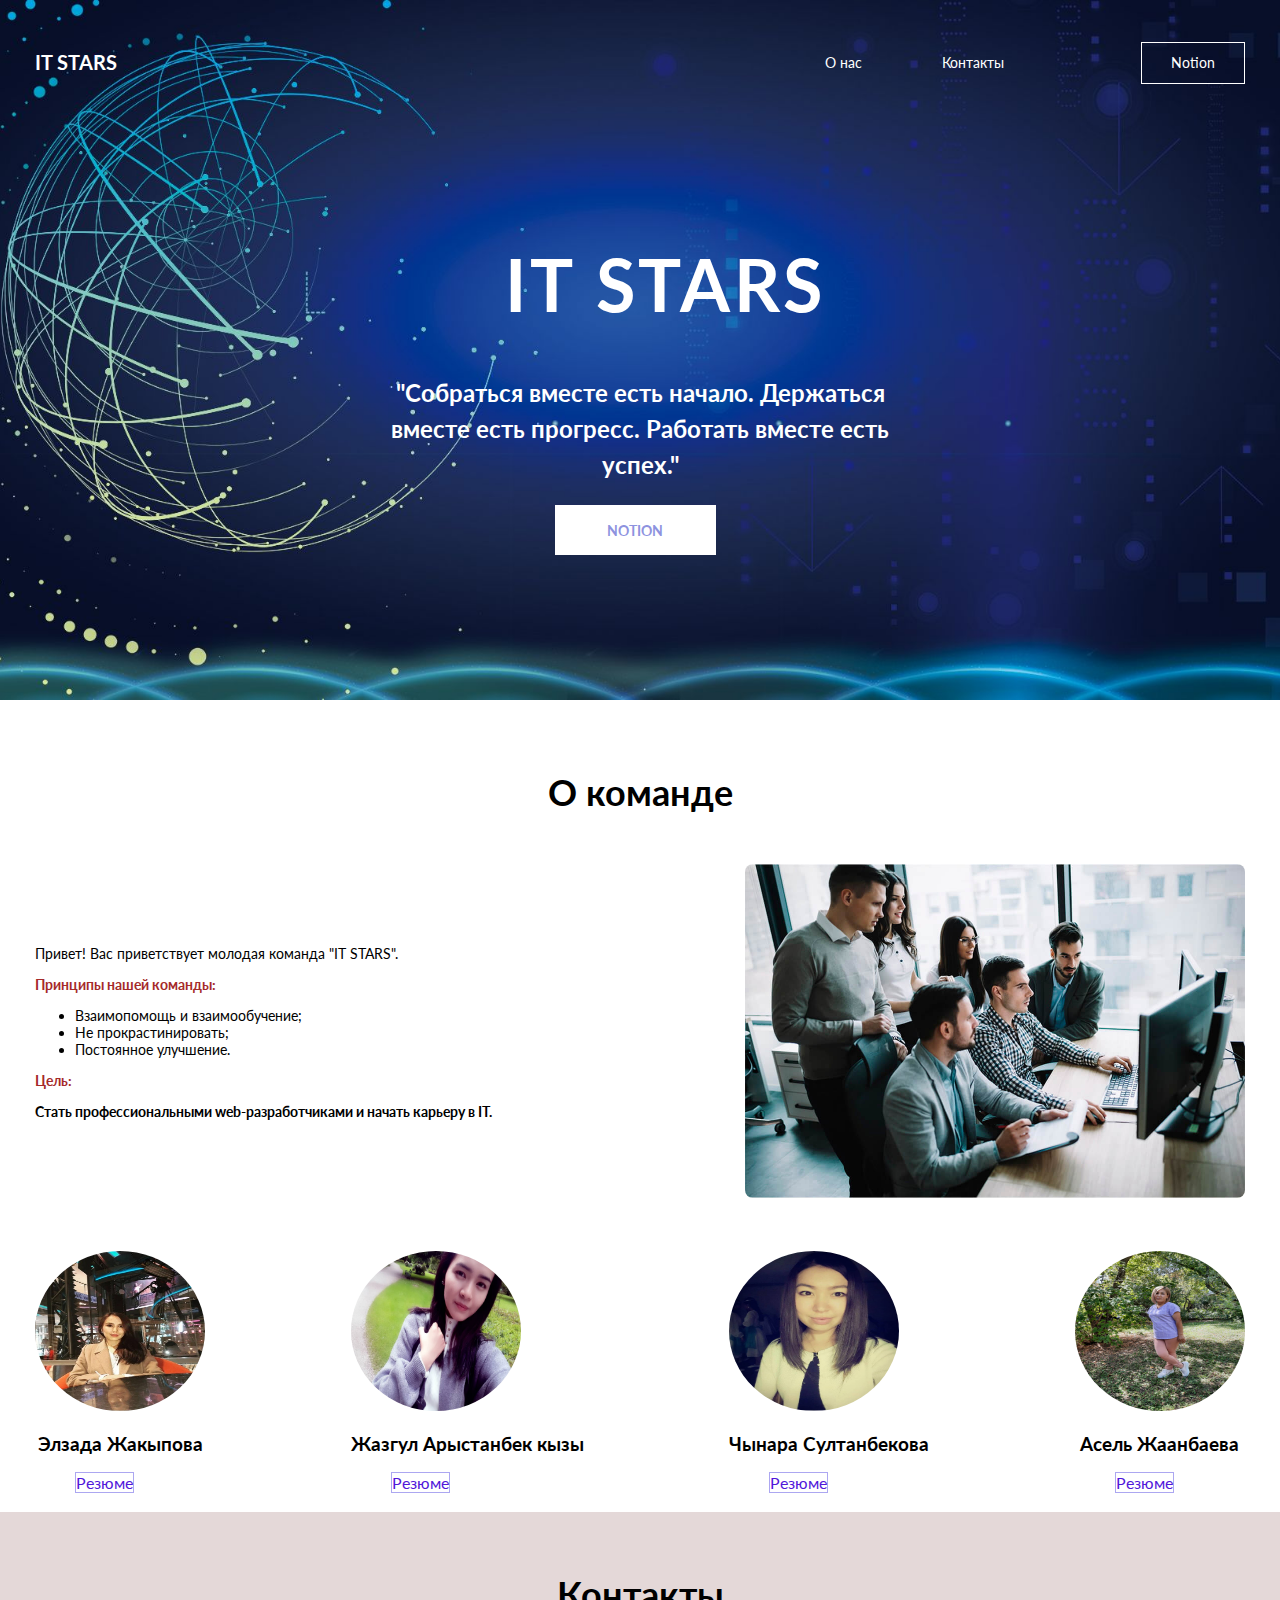
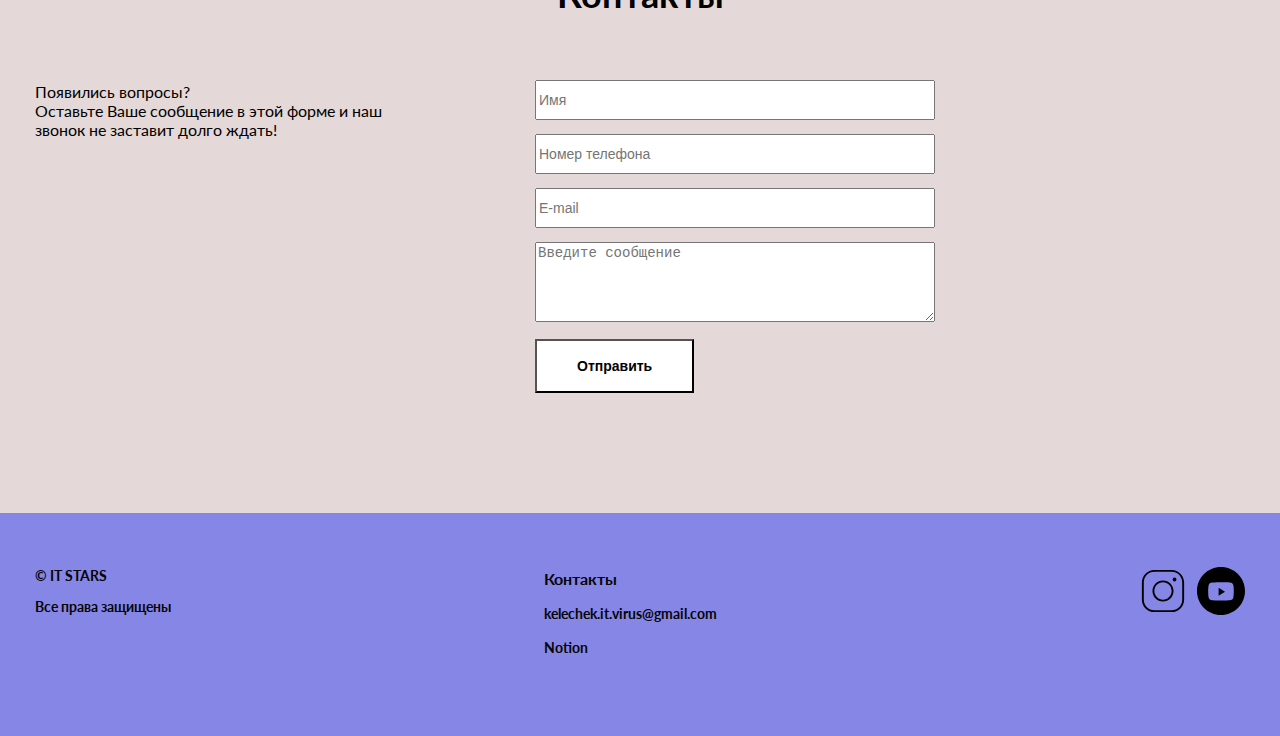
<file: index.html>
<!DOCTYPE html>
<html lang="ru">
<head>
    <meta charset="UTF-8">
    <meta http-equiv="X-UA-Compatible" content="IE=edge">
    <meta name="viewport" content="width=device-width, initial-scale=1.0">
    <link rel="preconnect" href="https://fonts.googleapis.com">
    <link rel="preconnect" href="https://fonts.gstatic.com" crossorigin>
    <link href="https://fonts.googleapis.com/css2?family=Lato:ital,wght@0,400;0,700;1,400;1,700&display=swap"
    rel="stylesheet">
    <title>IT STARS portfolio</title>
    <link rel="stylesheet" href="style.css">
</head>
<body>
    <div class="top-screen">
        <div class="container">
            <header class="header">
                <div class="logo">
                    <a href="#" class="logo-link">
                        IT STARS
                    </a>
                </div>
                <nav class="nav">
                    <ul class="menu">
                        <li class="menu-item"><a href="about.html" class="menu-link">О нас</a></li>
                        <li class="menu-item"><a href="contacts.html" class="menu-link">Контакты</a></li>
                    </ul>
                </nav>
                <div class="user-block">
                    <a href="https://midnight-fang-8c5.notion.site/IT-STARS-9d57e483cff646c5a8b45d1f1ea1b56d" class="btn user-block-link" target="blank">Notion</a>
                </div>
            </header>
            <div class="screen">
                <h1 class="screen-title">IT STARS</h1>
                <p class="screen-descr">
                    "Собраться вместе есть начало. 
                    Держаться вместе есть прогресс. 
                    Работать вместе есть успех."
                </p>
                <a class="btn screen-btn" href="https://midnight-fang-8c5.notion.site/IT-STARS-9d57e483cff646c5a8b45d1f1ea1b56d" target="">NOTION</a>
              </div>
        </div>
    </div>
    <main>
        <section class="about">
            <div class="container">
                <h2 class="about-title">
                    О команде
                </h2>
                <div class="about-screen">
                    <div class="about-text">
                        <p class="about-descr">
                            Привет!
                            Вас приветствует молодая команда "IT STARS".
                        </p>
                        <p class="about-us">
                           <b>Принципы нашей команды:</b> 
                        </p>
                        <ul>
                            <li>Взаимопомощь и взаимообучение;</li>
                            <li>Не прокрастинировать;</li>
                            <li>Постоянное улучшение.</li>
                        </ul>
                        <p class="about-us"><b>Цель:</b></p>
                        <p><strong>Стать профессиональными web-разработчиками и начать карьеру в IT.</strong></p>
                    </div>
                    <div class="about-photo">
                        <img src="img/team.jpg" alt="team photo" class="img-team">
                    </div>
                </div>
            </div>
        </section>
        <section class="unsere-photos">
            <div class="container">
                <div class="members">
                    <div class="Elzada-info">
                        <img src="img/Элзада эже.jpg" alt="Elzadas-photo" class="members-photo">
                        <h3 class="members-title">Элзада Жакыпова</h3>
                        <a href="Elzada/index.html" class="members-cv">Резюме</a>
                    </div>
                    <div class="member-info">
                        <img src="img/IMG-20200502-WA0016.jpg" alt="Zhazgul-photo" class="members-photo">
                        <h3 class="members-title">Жазгул Арыстанбек кызы</h3>
                        <a href="Zhazgul/index.html" class="members-cv">Резюме</a>
                    </div>
                    <div class="Сhynara-info">
                        <img src="img/IMG-20210720-WA0021.jpg" alt="chynaras-photo" class="members-photo">
                        <h3 class="members-title">Чынара Султанбекова</h3>
                        <a href="Chynara/index.html" class="members-cv">Резюме</a>
                    </div>
                    <div class="asels-info">
                        <img src="img/Асел эже.jpg" alt="Asels-photo" class="members-photo">
                        <h3 class="members-title">Асель Жаанбаева</h3>
                        <a href="Asel/index.html" class="members-cv">Резюме</a>
                    </div>
                </div>
            </div>
        </section>
        <section class="contact">
            <div class="container">
                <h2 class="about-title">Контакты</h2>
                <div class="contact-block">
                    <div class="about-contact">
                        <p class="contact-text">
                            Появились вопросы?<br>
                            Оставьте Ваше сообщение в этой форме и наш звонок не заставит долго ждать!
                        </p>
                    </div>
                    <div class="contact-form">
                        <form action="mailto:kelechek.it.virus@gmail.com">
                            <p class="name-width">
                                <input type="text" name="first-name" placeholder="Имя" class="width">
                            </p>
                            <p>
                                <input type="tel" name="phone"  placeholder="Номер телефона" class="width">
                            </p>
                            <p>
                                <input type="email" name="useremail" id="useremail" placeholder="E-mail" class="width">
                            </p>
                            <p>
                                <textarea name="message" id="question" placeholder="Введите сообщение" class="width"></textarea>
                            </p>
                            <button type="submit" class="btn-contact">Отправить</button>
                        </form>
                    </div>
                </div>
            </div>
        </section>
        <footer>
            <div class="container">
                <div class="footer-inner">
                    <div class="footer-copy">
                        <p>&copy; IT STARS</p>
                        <p>Все права защищены</p>
                    </div>
                    <div class="footer-contacts">
                        <h3 class="footer-contacts-title">Контакты</h3>
                            <a href="mailto:kelechek.it.virus@gmail.com" class="footer-mail">kelechek.it.virus@gmail.com</a><br><br>
                            <a href="https://midnight-fang-8c5.notion.site/IT-STARS-9d57e483cff646c5a8b45d1f1ea1b56d" class="footer-mail">Notion</a>
                    </div>
                    <div class="social">
                        <ul class="social-inner">
                            <li class="social-item">
                                <a href="https://instagram.com/itstars2021?utm_medium=copy_link" target="blank"><svg fill="#000000" xmlns="http://www.w3.org/2000/svg"  viewBox="0 0 50 50" width="48px" height="48px"><path d="M 16 3 C 8.8324839 3 3 8.8324839 3 16 L 3 34 C 3 41.167516 8.8324839 47 16 47 L 34 47 C 41.167516 47 47 41.167516 47 34 L 47 16 C 47 8.8324839 41.167516 3 34 3 L 16 3 z M 16 5 L 34 5 C 40.086484 5 45 9.9135161 45 16 L 45 34 C 45 40.086484 40.086484 45 34 45 L 16 45 C 9.9135161 45 5 40.086484 5 34 L 5 16 C 5 9.9135161 9.9135161 5 16 5 z M 37 11 A 2 2 0 0 0 35 13 A 2 2 0 0 0 37 15 A 2 2 0 0 0 39 13 A 2 2 0 0 0 37 11 z M 25 14 C 18.936712 14 14 18.936712 14 25 C 14 31.063288 18.936712 36 25 36 C 31.063288 36 36 31.063288 36 25 C 36 18.936712 31.063288 14 25 14 z M 25 16 C 29.982407 16 34 20.017593 34 25 C 34 29.982407 29.982407 34 25 34 C 20.017593 34 16 29.982407 16 25 C 16 20.017593 20.017593 16 25 16 z"/></svg></a>
                              </li>
                              <li class="social-item">
                                  <a href="https://youtu.be/IS9N4-lWBEM" target="blank"><svg width="48" height="48" viewBox="0 0 48 48" fill="none" xmlns="http://www.w3.org/2000/svg">
                                    <path fill-rule="evenodd" clip-rule="evenodd" d="M0 24C0 10.7452 10.7452 0 24 0C37.2548 0 48 10.7452 48 24C48 37.2548 37.2548 48 24 48C10.7452 48 0 37.2548 0 24ZM36.265 18.0732C35.9706 16.9422 35.1031 16.0516 34.0016 15.7493C32.0054 15.2 24 15.2 24 15.2C24 15.2 15.9946 15.2 13.9983 15.7493C12.8967 16.0516 12.0292 16.9422 11.7348 18.0732C11.2 20.123 11.2 24.4 11.2 24.4C11.2 24.4 11.2 28.6768 11.7348 30.7268C12.0292 31.8578 12.8967 32.7484 13.9983 33.0508C15.9946 33.6 24 33.6 24 33.6C24 33.6 32.0054 33.6 34.0016 33.0508C35.1031 32.7484 35.9706 31.8578 36.265 30.7268C36.8 28.6768 36.8 24.4 36.8 24.4C36.8 24.4 36.8 20.123 36.265 18.0732Z" fill="black"/>
                                    <path fill-rule="evenodd" clip-rule="evenodd" d="M21.6 28.8V20.8L28 24.8001L21.6 28.8Z" fill="black"/>
                                    </svg></a>
                              </li>
                        </ul>
                    </div>
                </div>
            </div>
        </footer>
    </main>
    <footer>
        
    </footer>
</body>
</html>
</file>
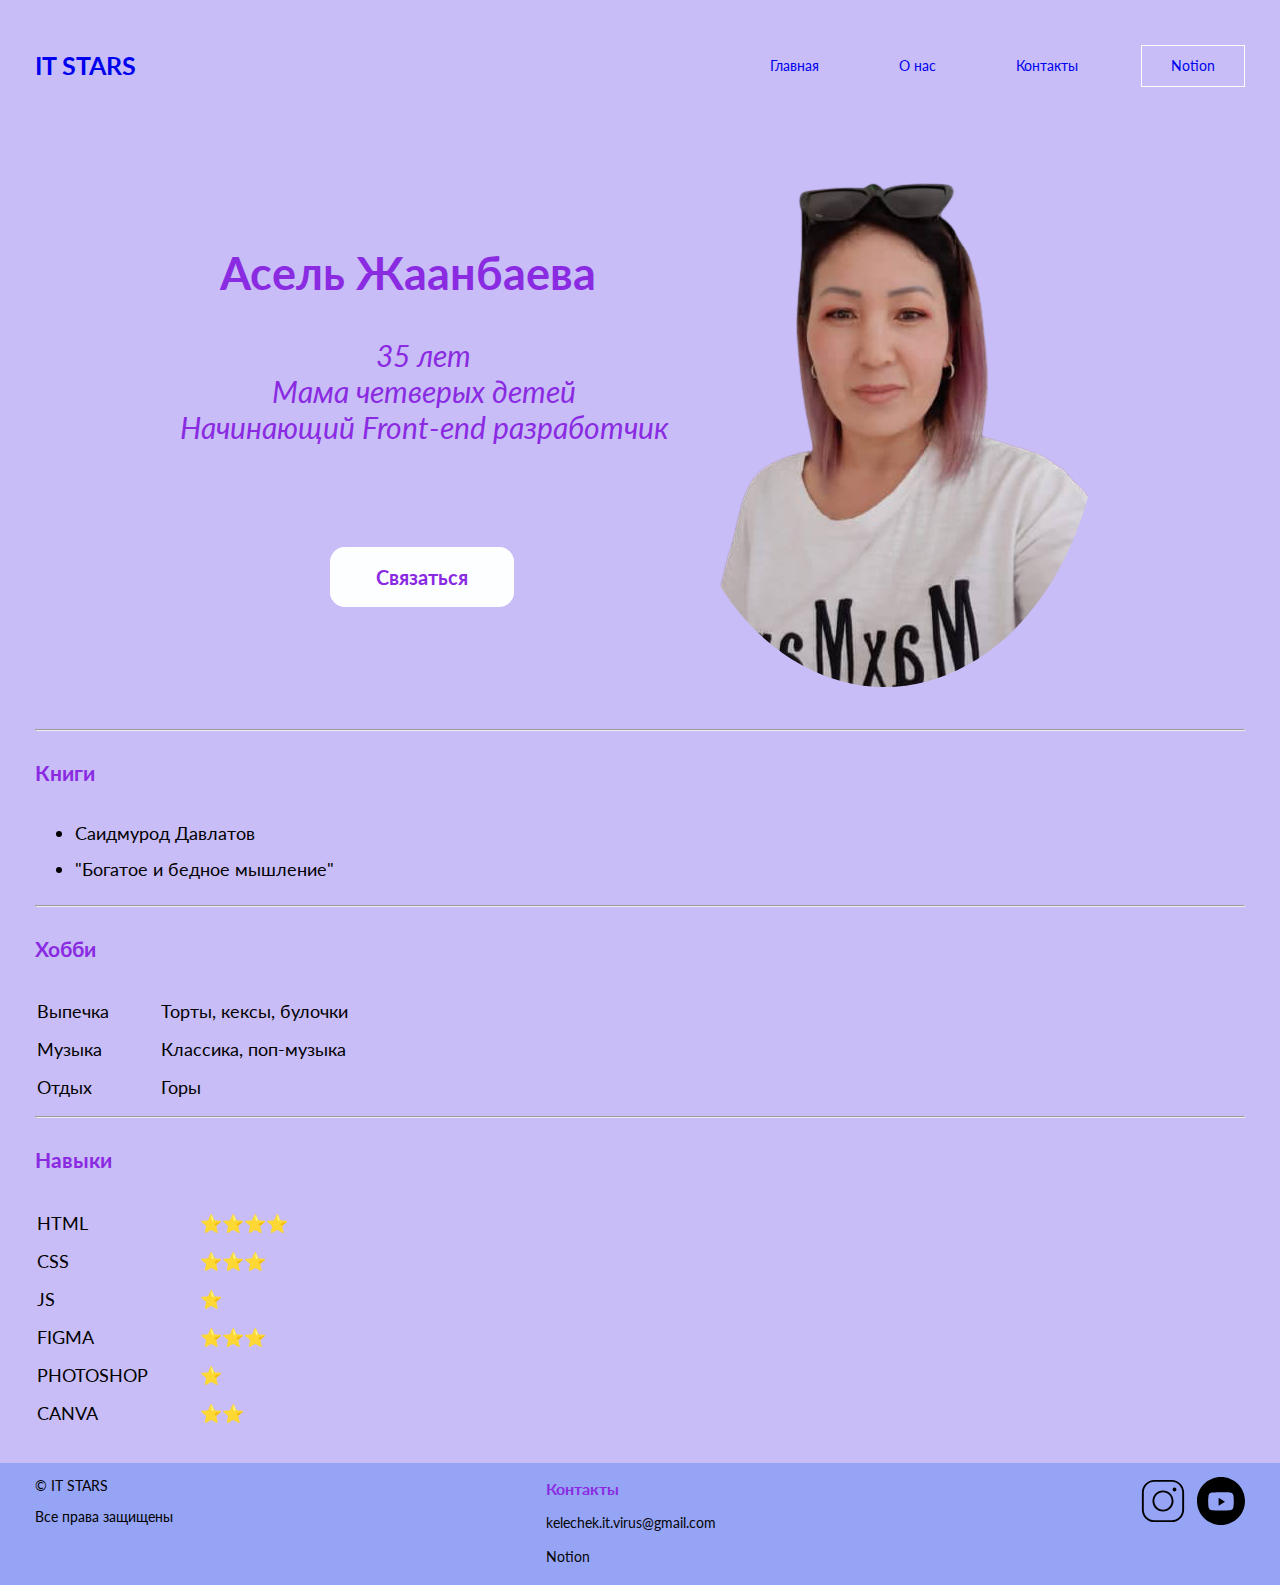
<file: Asel/index.html>
<!DOCTYPE html>
<html lang="ru">
<head>
    <meta charset="UTF-8">
    <meta http-equiv="X-UA-Compatible" content="IE=edge">
    <meta name="viewport" content="width=device-width, initial-scale=1.0">
    <link rel="preconnect" href="https://fonts.googleapis.com">
    <link rel="preconnect" href="https://fonts.gstatic.com" crossorigin>
    <link href="https://fonts.googleapis.com/css2?family=Lato:ital,wght@0,400;0,700;1,400;1,700&display=swap"
    rel="stylesheet">
    <link rel="stylesheet" href="zhazstyle.css">
    <title>О нас</title>
</head>
<body>
    <div class="about-screen">
        <div class="container">
            <header class="header">
                <div class="logo">
                    <a href="#" class="logo-link">
                        IT STARS
                    </a>
                </div>
                <nav class="nav">
                    <ul class="menu">
                        <li class="menu-item"><a href="../index.html" class="menu-link">Главная</a></li>
                        <li class="menu-item"><a href="../about.html" class="menu-link">О нас</a></li>
                        <li class="menu-item"><a href="../contacts.html" class="menu-link">Контакты</a></li>
                    </ul>
                </nav>
                <div class="user-block">
                    <a href="https://midnight-fang-8c5.notion.site/IT-STARS-9d57e483cff646c5a8b45d1f1ea1b56d" class="btn user-block-link" target="blank">Notion</a>
                </div>
            </header>
            <div class="my-screen">
                <div class="title">
                    <h2 class="title-zhaz">
                        Асель Жаанбаева
                    </h2>
                    <p class="text-title"><em>
                        35 лет
                    <br>
                    
                        Мама четверых детей
                        <br>
                            Начинающий Front-end разработчик
                        

                    </em></p>

                    <a href="mailto:asel.zhaanbaeva.kk@gmail.com" class="link">Связаться</a>
                </div>
                <div class="photo">
                    <img src="img/asel.png" class="photo" alt="">
                </div>
            </div>
            
        </div>
    </div>
    <div class="info">
   <div class="container">
       <hr>
    <h3>Книги</h3>
    <ul>
        <li>Саидмурод Давлатов</li>
        <li>"Богатое и бедное мышление"</li>
    </ul>
    <hr>
 
    <h3>Хобби</h3>
    <table>
     <thead>
        
     </thead>
     <tbody>
        <tr>
            <td>Выпечка</td>
            <td>Торты, кексы, булочки</td>
        </tr>
        <tr>
            <td>Музыка</td>
            <td>Классика, поп-музыка</td>
        </tr>
        <tr>
            <td>Отдых</td>
            <td>Горы</td>
        </tr>
     </tbody>
    </table>
    <hr>
 
    <h3>Навыки</h3>
    <table>
        <tr>
            <td>HTML</td>
            <td>⭐⭐⭐⭐</td>
        </tr>
        <tr>
            <td>CSS</td>
            <td>⭐⭐⭐</td>
         </tr>
         <td>JS</td>
            <td>⭐</td>
        </tr>
         <tr>
            <td>FIGMA</td>
            <td>⭐⭐⭐</td>
         </tr>
         <tr>
            <td>PHOTOSHOP</td>
            <td>⭐</td>
         </tr>
            <td>CANVA</td>
            <td>⭐⭐</td>
        </tr>
    </table>
     </div>
    </div>

    <footer>
        <div class="container">
            <div class="footer-inner">
                <div class="footer-copy">
                    <p>&copy; IT STARS</p>
                    <p>Все права защищены</p>
                </div>
                <div class="footer-contacts">
                    <h3 class="footer-contacts-title">Контакты</h3>
                        <a href="mailto:kelechek.it.virus@gmail.com" class="footer-mail">kelechek.it.virus@gmail.com</a><br><br>
                        <a href="https://midnight-fang-8c5.notion.site/IT-STARS-9d57e483cff646c5a8b45d1f1ea1b56d" class="footer-mail">Notion</a>
                </div>
                <div class="social">
                    <ul class="social-inner">
                        <li class="social-item">
                            <a href="https://instagram.com/itstars2021?utm_medium=copy_link" target="blank"><svg fill="#000000" xmlns="http://www.w3.org/2000/svg"  viewBox="0 0 50 50" width="48px" height="48px"><path d="M 16 3 C 8.8324839 3 3 8.8324839 3 16 L 3 34 C 3 41.167516 8.8324839 47 16 47 L 34 47 C 41.167516 47 47 41.167516 47 34 L 47 16 C 47 8.8324839 41.167516 3 34 3 L 16 3 z M 16 5 L 34 5 C 40.086484 5 45 9.9135161 45 16 L 45 34 C 45 40.086484 40.086484 45 34 45 L 16 45 C 9.9135161 45 5 40.086484 5 34 L 5 16 C 5 9.9135161 9.9135161 5 16 5 z M 37 11 A 2 2 0 0 0 35 13 A 2 2 0 0 0 37 15 A 2 2 0 0 0 39 13 A 2 2 0 0 0 37 11 z M 25 14 C 18.936712 14 14 18.936712 14 25 C 14 31.063288 18.936712 36 25 36 C 31.063288 36 36 31.063288 36 25 C 36 18.936712 31.063288 14 25 14 z M 25 16 C 29.982407 16 34 20.017593 34 25 C 34 29.982407 29.982407 34 25 34 C 20.017593 34 16 29.982407 16 25 C 16 20.017593 20.017593 16 25 16 z"/></svg></a>
                          </li>
                          <li class="social-item">
                              <a href="https://youtu.be/IS9N4-lWBEM" target="blank"><svg width="48" height="48" viewBox="0 0 48 48" fill="none" xmlns="http://www.w3.org/2000/svg">
                                <path fill-rule="evenodd" clip-rule="evenodd" d="M0 24C0 10.7452 10.7452 0 24 0C37.2548 0 48 10.7452 48 24C48 37.2548 37.2548 48 24 48C10.7452 48 0 37.2548 0 24ZM36.265 18.0732C35.9706 16.9422 35.1031 16.0516 34.0016 15.7493C32.0054 15.2 24 15.2 24 15.2C24 15.2 15.9946 15.2 13.9983 15.7493C12.8967 16.0516 12.0292 16.9422 11.7348 18.0732C11.2 20.123 11.2 24.4 11.2 24.4C11.2 24.4 11.2 28.6768 11.7348 30.7268C12.0292 31.8578 12.8967 32.7484 13.9983 33.0508C15.9946 33.6 24 33.6 24 33.6C24 33.6 32.0054 33.6 34.0016 33.0508C35.1031 32.7484 35.9706 31.8578 36.265 30.7268C36.8 28.6768 36.8 24.4 36.8 24.4C36.8 24.4 36.8 20.123 36.265 18.0732Z" fill="black"/>
                                <path fill-rule="evenodd" clip-rule="evenodd" d="M21.6 28.8V20.8L28 24.8001L21.6 28.8Z" fill="black"/>
                                </svg></a>
                          </li>
                    </ul>
                </div>
            </div>
        </div>
    </footer>
</body>
</html>
</file>
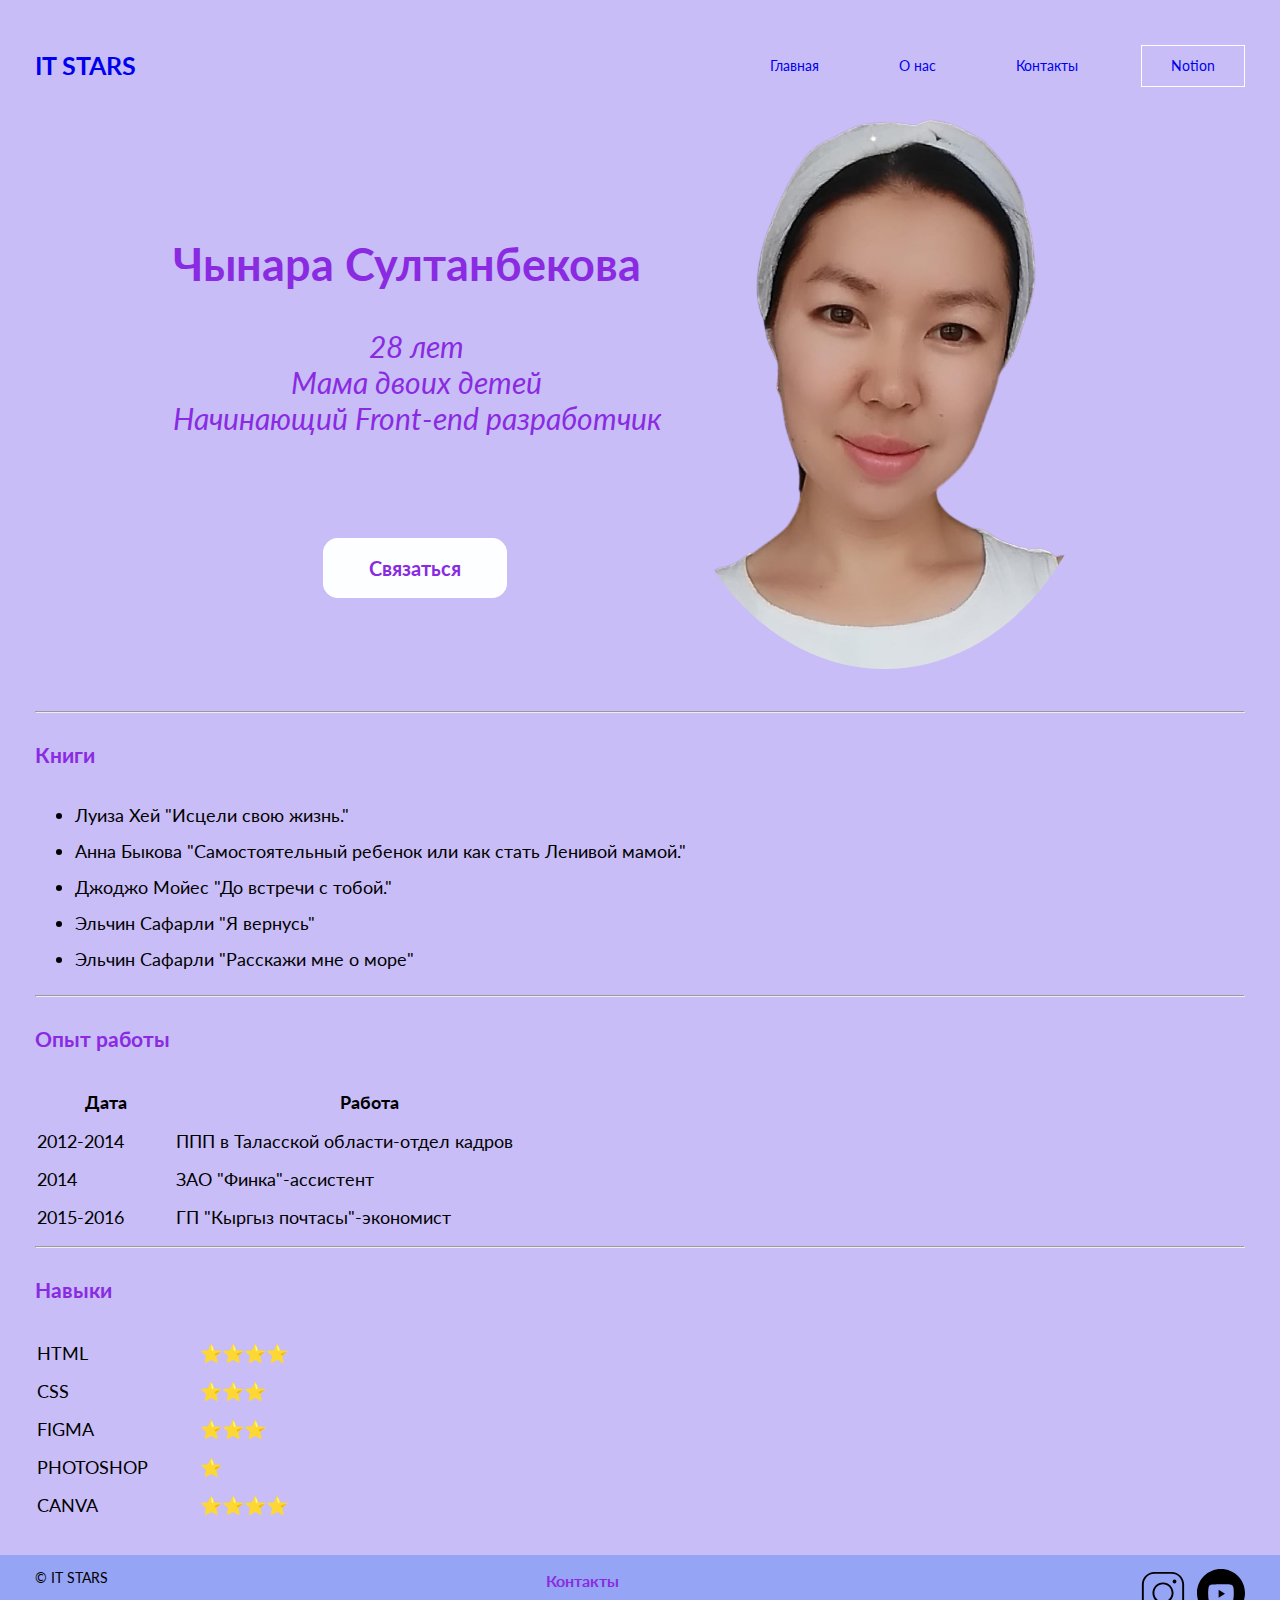
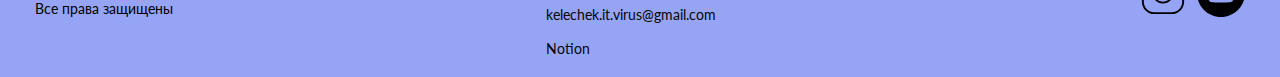
<file: Chynara/index.html>
<!DOCTYPE html>
<html lang="ru">
<head>
    <meta charset="UTF-8">
    <meta http-equiv="X-UA-Compatible" content="IE=edge">
    <meta name="viewport" content="width=device-width, initial-scale=1.0">
    <link rel="preconnect" href="https://fonts.googleapis.com">
    <link rel="preconnect" href="https://fonts.gstatic.com" crossorigin>
    <link href="https://fonts.googleapis.com/css2?family=Lato:ital,wght@0,400;0,700;1,400;1,700&display=swap"
    rel="stylesheet">
    <link rel="stylesheet" href="zhazstyle.css">
    <title>О нас</title>
</head>
<body>
    <div class="about-screen">
        <div class="container">
            <header class="header">
                <div class="logo">
                    <a href="#" class="logo-link">
                        IT STARS
                    </a>
                </div>
                <nav class="nav">
                    <ul class="menu">
                        <li class="menu-item"><a href="../index.html" class="menu-link">Главная</a></li>
                        <li class="menu-item"><a href="../about.html" class="menu-link">О нас</a></li>
                        <li class="menu-item"><a href="../contacts.html" class="menu-link">Контакты</a></li>
                    </ul>
                </nav>
                <div class="user-block">
                    <a href="https://midnight-fang-8c5.notion.site/IT-STARS-9d57e483cff646c5a8b45d1f1ea1b56d" class="btn user-block-link" target="blank">Notion</a>
                </div>
            </header>
            <div class="my-screen">
                <div class="title">
                    <h2 class="title-zhaz">
                        Чынара Султанбекова
                    </h2>
                    <p class="text-title"><em>
                        28 лет
                    <br>
                    
                        Мама двоих детей
                        <br>
                            Начинающий Front-end разработчик
                        

                    </em></p>

                    <a href="mailto:chynara.sultanbekova.kk@gmail.com" class="link">Связаться</a>
                </div>
                <div class="photo">
                    <img src="img/chynara.png" class="photo" alt="">
                </div>
            </div>
            
        </div>
    </div>
    <div class="info">
   <div class="container">
       <hr>
    <h3>Книги</h3>
    <ul>
        <li>Луиза Хей "Исцели свою жизнь."</li>
        <li>Анна Быкова "Самостоятельный ребенок или как стать Ленивой мамой."</li>
        <li>Джоджо Мойес "До встречи с тобой."</li>
        <li>Эльчин Сафарли "Я вернусь"</li>
        <li>Эльчин Сафарли "Расскажи мне о море"</li>
    </ul>
    <hr>
 
    <h3>Опыт работы</h3>
    <table>
     <thead>
        <tr>
             <th>Дата</th>
             <th>Работа</th>
        </tr>
     </thead>
     <tbody>
        <tr>
            <td>2012-2014</td>
            <td>ППП в Таласской области-отдел кадров</td>
        </tr>
        <tr>
            <td>2014</td>
            <td>ЗАО "Финка"-ассистент</td>
        </tr>
        <tr>
            <td>2015-2016</td>
            <td>ГП "Кыргыз почтасы"-экономист</td>
        </tr>
     </tbody>
    </table>
    <hr>
 
    <h3>Навыки</h3>
    <table>
        <tr>
            <td>HTML</td>
            <td>⭐⭐⭐⭐</td>
        </tr>
        <tr>
            <td>CSS</td>
            <td>⭐⭐⭐</td>
         </tr>
         <tr>
            <td>FIGMA</td>
            <td>⭐⭐⭐</td>
         </tr>
         <tr>
            <td>PHOTOSHOP</td>
            <td>⭐</td>
         </tr>
            <td>CANVA</td>
            <td>⭐⭐⭐⭐</td>
        </tr>
    </table>
     </div>
    </div>

    <footer>
        <div class="container">
            <div class="footer-inner">
                <div class="footer-copy">
                    <p>&copy; IT STARS</p>
                    <p>Все права защищены</p>
                </div>
                <div class="footer-contacts">
                    <h3 class="footer-contacts-title">Контакты</h3>
                        <a href="mailto:kelechek.it.virus@gmail.com" class="footer-mail">kelechek.it.virus@gmail.com</a><br><br>
                        <a href="https://midnight-fang-8c5.notion.site/IT-STARS-9d57e483cff646c5a8b45d1f1ea1b56d" class="footer-mail">Notion</a>
                </div>
                <div class="social">
                    <ul class="social-inner">
                        <li class="social-item">
                            <a href="https://instagram.com/itstars2021?utm_medium=copy_link" target="blank"><svg fill="#000000" xmlns="http://www.w3.org/2000/svg"  viewBox="0 0 50 50" width="48px" height="48px"><path d="M 16 3 C 8.8324839 3 3 8.8324839 3 16 L 3 34 C 3 41.167516 8.8324839 47 16 47 L 34 47 C 41.167516 47 47 41.167516 47 34 L 47 16 C 47 8.8324839 41.167516 3 34 3 L 16 3 z M 16 5 L 34 5 C 40.086484 5 45 9.9135161 45 16 L 45 34 C 45 40.086484 40.086484 45 34 45 L 16 45 C 9.9135161 45 5 40.086484 5 34 L 5 16 C 5 9.9135161 9.9135161 5 16 5 z M 37 11 A 2 2 0 0 0 35 13 A 2 2 0 0 0 37 15 A 2 2 0 0 0 39 13 A 2 2 0 0 0 37 11 z M 25 14 C 18.936712 14 14 18.936712 14 25 C 14 31.063288 18.936712 36 25 36 C 31.063288 36 36 31.063288 36 25 C 36 18.936712 31.063288 14 25 14 z M 25 16 C 29.982407 16 34 20.017593 34 25 C 34 29.982407 29.982407 34 25 34 C 20.017593 34 16 29.982407 16 25 C 16 20.017593 20.017593 16 25 16 z"/></svg></a>
                          </li>
                          <li class="social-item">
                              <a href="https://youtu.be/IS9N4-lWBEM" target="blank"><svg width="48" height="48" viewBox="0 0 48 48" fill="none" xmlns="http://www.w3.org/2000/svg">
                                <path fill-rule="evenodd" clip-rule="evenodd" d="M0 24C0 10.7452 10.7452 0 24 0C37.2548 0 48 10.7452 48 24C48 37.2548 37.2548 48 24 48C10.7452 48 0 37.2548 0 24ZM36.265 18.0732C35.9706 16.9422 35.1031 16.0516 34.0016 15.7493C32.0054 15.2 24 15.2 24 15.2C24 15.2 15.9946 15.2 13.9983 15.7493C12.8967 16.0516 12.0292 16.9422 11.7348 18.0732C11.2 20.123 11.2 24.4 11.2 24.4C11.2 24.4 11.2 28.6768 11.7348 30.7268C12.0292 31.8578 12.8967 32.7484 13.9983 33.0508C15.9946 33.6 24 33.6 24 33.6C24 33.6 32.0054 33.6 34.0016 33.0508C35.1031 32.7484 35.9706 31.8578 36.265 30.7268C36.8 28.6768 36.8 24.4 36.8 24.4C36.8 24.4 36.8 20.123 36.265 18.0732Z" fill="black"/>
                                <path fill-rule="evenodd" clip-rule="evenodd" d="M21.6 28.8V20.8L28 24.8001L21.6 28.8Z" fill="black"/>
                                </svg></a>
                          </li>
                    </ul>
                </div>
            </div>
        </div>
    </footer>
</body>
</html>
</file>
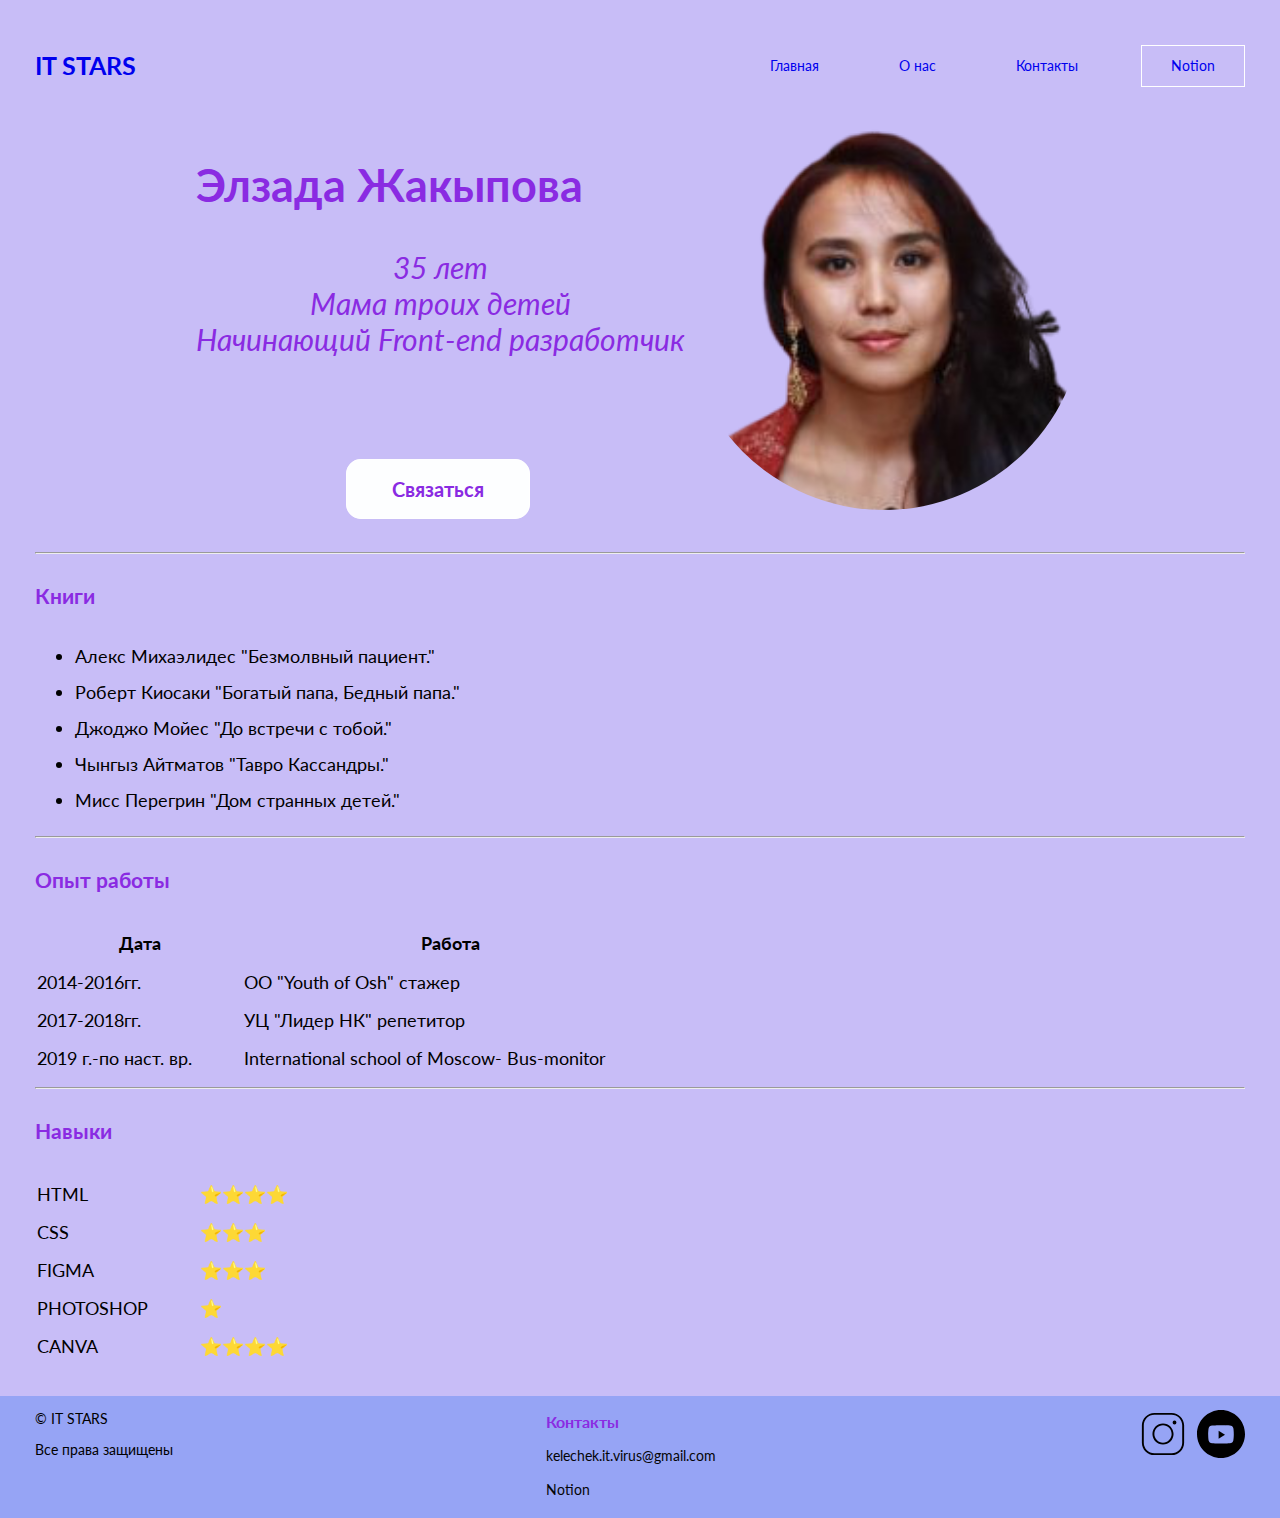
<file: Elzada/index.html>
<!DOCTYPE html>
<html lang="ru">

<head>
    <meta charset="UTF-8">
    <meta http-equiv="X-UA-Compatible" content="IE=edge">
    <meta name="viewport" content="width=device-width, initial-scale=1.0">
    <link rel="preconnect" href="https://fonts.googleapis.com">
    <link rel="preconnect" href="https://fonts.gstatic.com" crossorigin>
    <link href="https://fonts.googleapis.com/css2?family=Lato:ital,wght@0,400;0,700;1,400;1,700&display=swap"
        rel="stylesheet">
    <link rel="stylesheet" href="elstyle.css">
    <title>О нас</title>
</head>

<body>
    <div class="about-screen">
        <div class="container">
            <header class="header">
                <div class="logo">
                    <a href="#" class="logo-link">
                        IT STARS
                    </a>
                </div>
                <nav class="nav">
                    <ul class="menu">
                        <li class="menu-item"><a href="../index.html" class="menu-link">Главная</a></li>
                        <li class="menu-item"><a href="../about.html" class="menu-link">О нас</a></li>
                        <li class="menu-item"><a href="../contacts.html" class="menu-link">Контакты</a></li>
                    </ul>
                </nav>
                <div class="user-block">
                    <a href="https://midnight-fang-8c5.notion.site/IT-STARS-9d57e483cff646c5a8b45d1f1ea1b56d"
                        class="btn user-block-link" target="blank">Notion</a>
                </div>
            </header>
            <div class="my-screen">
                <div class="title">
                    <h2 class="title-zhaz">
                        Элзада Жакыпова
                    </h2>
                    <p class="text-title"><em>
                            35 лет
                            <br>

                            Мама троих детей
                            <br>
                            Начинающий Front-end разработчик


                        </em></p>

                    <a href="mailto:elzada.zhakypova.kk@gmail.com" class="link">Связаться</a>
                </div>
                <div class="photo">
                    <img src="img//сним-removebg-preview_cut-photo.ru.png" width="400" class="photo" alt="">
                </div>
            </div>

        </div>
    </div>
    <div class="info">
        <div class="container">
            <hr>
            <h3>Книги</h3>
            <ul>
                <li>Алекс Михаэлидес "Безмолвный пациент."</li>
                <li>Роберт Киосаки "Богатый папа, Бедный папа."</li>
                <li>Джоджо Мойес "До встречи с тобой."</li>
                <li>Чынгыз Айтматов "Тавро Кассандры."</li>
                <li>Мисс Перегрин "Дом странных детей."</li>
            </ul>
            <hr>

            <h3>Опыт работы</h3>
            <table>
                <thead>
                    <tr>
                        <th>Дата</th>
                        <th>Работа</th>
                    </tr>
                </thead>
                <tbody>
                    <tr>
                        <td>2014-2016гг.</td>
                        <td>OO "Youth of Osh" стажер</td>
                    </tr>
                    <tr>
                        <td>2017-2018гг.</td>
                        <td>УЦ "Лидер НК" репетитор</td>
                    </tr>
                    <tr>
                        <td>2019 г.-по наст. вр.</td>
                        <td>International school of Moscow- Bus-monitor</td>
                    </tr>
                </tbody>
            </table>
            <hr>

            <h3>Навыки</h3>
            <table>
                <tr>
                    <td>HTML</td>
                    <td>⭐⭐⭐⭐</td>
                </tr>
                <tr>
                    <td>CSS</td>
                    <td>⭐⭐⭐</td>
                </tr>
                <tr>
                    <td>FIGMA</td>
                    <td>⭐⭐⭐</td>
                </tr>
                <tr>
                    <td>PHOTOSHOP</td>
                    <td>⭐</td>
                </tr>
                <td>CANVA</td>
                <td>⭐⭐⭐⭐</td>
                </tr>
            </table>
        </div>
    </div>

    <footer>
        <div class="container">
            <div class="footer-inner">
                <div class="footer-copy">
                    <p>&copy; IT STARS</p>
                    <p>Все права защищены</p>
                </div>
                <div class="footer-contacts">
                    <h3 class="footer-contacts-title">Контакты</h3>
                    <a href="mailto:kelechek.it.virus@gmail.com"
                        class="footer-mail">kelechek.it.virus@gmail.com</a><br><br>
                    <a href="https://midnight-fang-8c5.notion.site/IT-STARS-9d57e483cff646c5a8b45d1f1ea1b56d"
                        class="footer-mail">Notion</a>
                </div>
                <div class="social">
                    <ul class="social-inner">
                        <li class="social-item">
                            <a href="https://instagram.com/itstars2021?utm_medium=copy_link" target="blank"><svg
                                    fill="#000000" xmlns="http://www.w3.org/2000/svg" viewBox="0 0 50 50" width="48px"
                                    height="48px">
                                    <path
                                        d="M 16 3 C 8.8324839 3 3 8.8324839 3 16 L 3 34 C 3 41.167516 8.8324839 47 16 47 L 34 47 C 41.167516 47 47 41.167516 47 34 L 47 16 C 47 8.8324839 41.167516 3 34 3 L 16 3 z M 16 5 L 34 5 C 40.086484 5 45 9.9135161 45 16 L 45 34 C 45 40.086484 40.086484 45 34 45 L 16 45 C 9.9135161 45 5 40.086484 5 34 L 5 16 C 5 9.9135161 9.9135161 5 16 5 z M 37 11 A 2 2 0 0 0 35 13 A 2 2 0 0 0 37 15 A 2 2 0 0 0 39 13 A 2 2 0 0 0 37 11 z M 25 14 C 18.936712 14 14 18.936712 14 25 C 14 31.063288 18.936712 36 25 36 C 31.063288 36 36 31.063288 36 25 C 36 18.936712 31.063288 14 25 14 z M 25 16 C 29.982407 16 34 20.017593 34 25 C 34 29.982407 29.982407 34 25 34 C 20.017593 34 16 29.982407 16 25 C 16 20.017593 20.017593 16 25 16 z" />
                                </svg></a>
                        </li>
                        <li class="social-item">
                            <a href="https://youtu.be/IS9N4-lWBEM" target="blank"><svg width="48" height="48"
                                    viewBox="0 0 48 48" fill="none" xmlns="http://www.w3.org/2000/svg">
                                    <path fill-rule="evenodd" clip-rule="evenodd"
                                        d="M0 24C0 10.7452 10.7452 0 24 0C37.2548 0 48 10.7452 48 24C48 37.2548 37.2548 48 24 48C10.7452 48 0 37.2548 0 24ZM36.265 18.0732C35.9706 16.9422 35.1031 16.0516 34.0016 15.7493C32.0054 15.2 24 15.2 24 15.2C24 15.2 15.9946 15.2 13.9983 15.7493C12.8967 16.0516 12.0292 16.9422 11.7348 18.0732C11.2 20.123 11.2 24.4 11.2 24.4C11.2 24.4 11.2 28.6768 11.7348 30.7268C12.0292 31.8578 12.8967 32.7484 13.9983 33.0508C15.9946 33.6 24 33.6 24 33.6C24 33.6 32.0054 33.6 34.0016 33.0508C35.1031 32.7484 35.9706 31.8578 36.265 30.7268C36.8 28.6768 36.8 24.4 36.8 24.4C36.8 24.4 36.8 20.123 36.265 18.0732Z"
                                        fill="black" />
                                    <path fill-rule="evenodd" clip-rule="evenodd"
                                        d="M21.6 28.8V20.8L28 24.8001L21.6 28.8Z" fill="black" />
                                </svg></a>
                        </li>
                    </ul>
                </div>
            </div>
        </div>
    </footer>
</body>

</html>
</file>
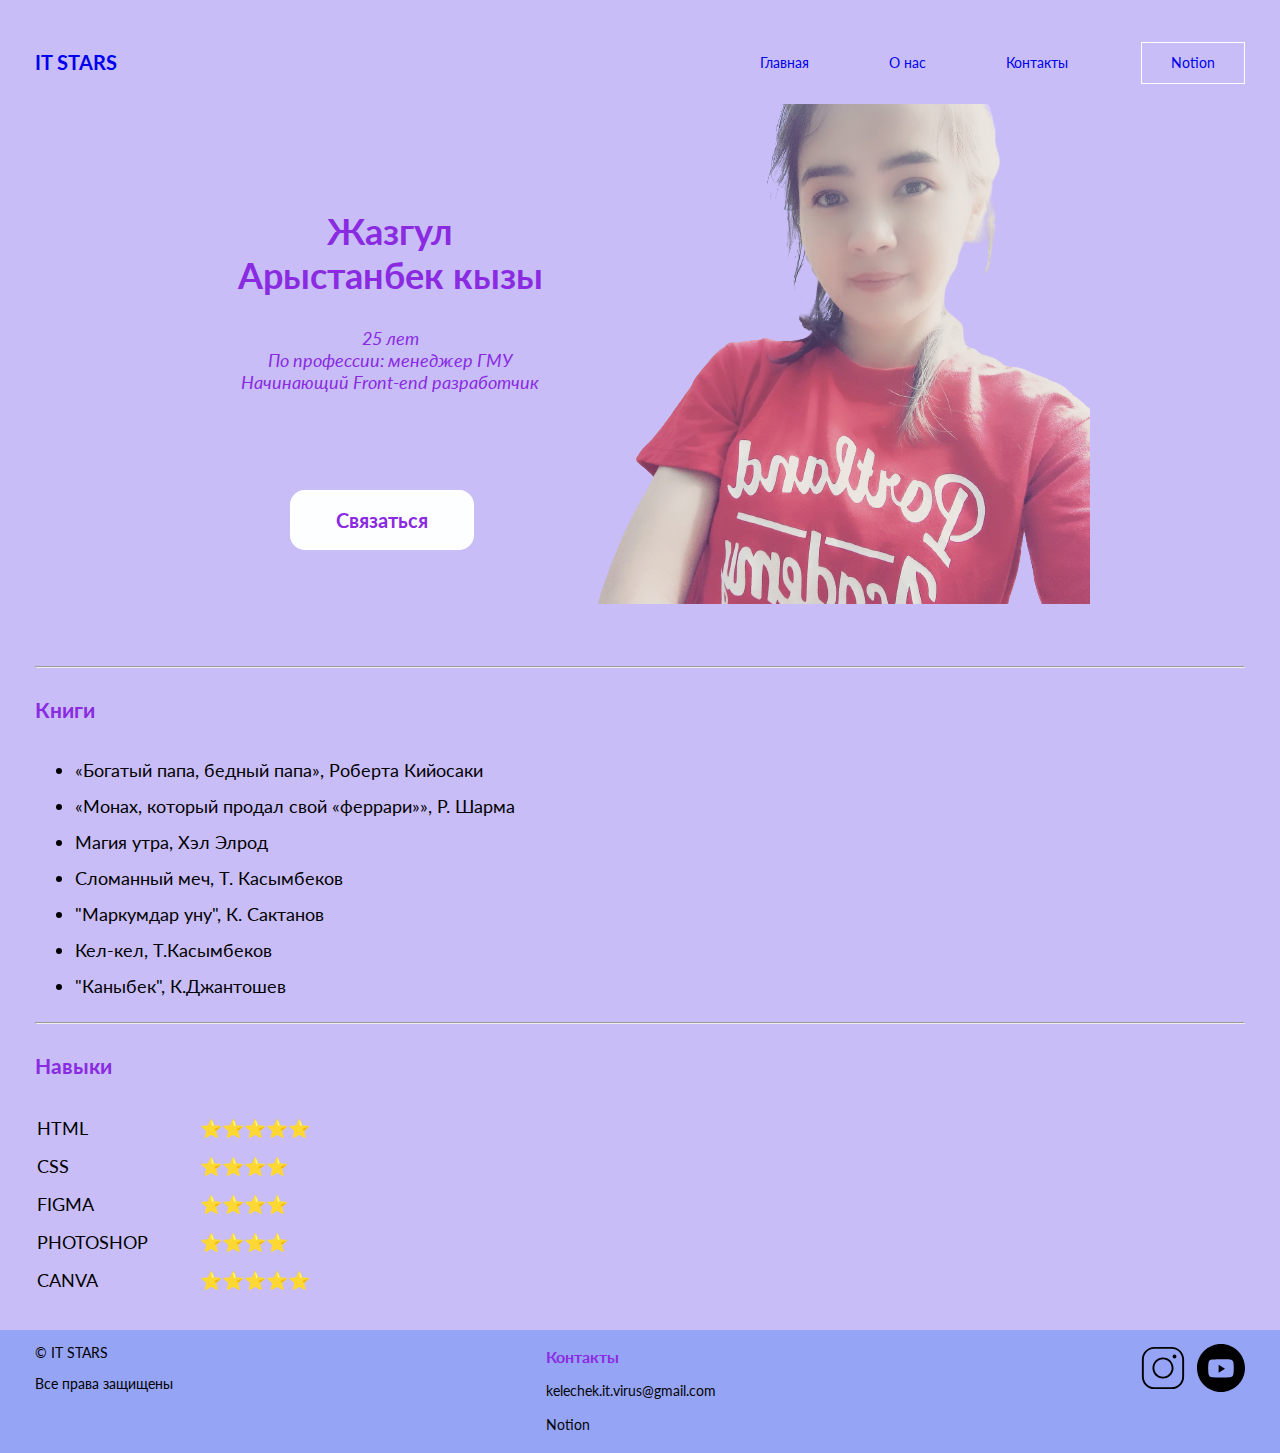
<file: Zhazgul/index.html>
<!DOCTYPE html>
<html lang="ru">
<head>
    <meta charset="UTF-8">
    <meta http-equiv="X-UA-Compatible" content="IE=edge">
    <meta name="viewport" content="width=device-width, initial-scale=1.0">
    <link rel="preconnect" href="https://fonts.googleapis.com">
    <link rel="preconnect" href="https://fonts.gstatic.com" crossorigin>
    <link href="https://fonts.googleapis.com/css2?family=Lato:ital,wght@0,400;0,700;1,400;1,700&display=swap"
    rel="stylesheet">
    <link rel="stylesheet" href="zhazstyle.css">
    <title>О нас</title>
</head>
<body>
    <div class="about-screen">
        <div class="container">
            <header class="header">
                <div class="logo">
                    <a href="#" class="logo-link">
                        IT STARS
                    </a>
                </div>
                <nav class="nav">
                    <ul class="menu">
                        <li class="menu-item"><a href="../index.html" class="menu-link">Главная</a></li>
                        <li class="menu-item"><a href="../about.html" class="menu-link">О нас</a></li>
                        <li class="menu-item"><a href="../contacts.html" class="menu-link">Контакты</a></li>
                    </ul>
                </nav>
                <div class="user-block">
                    <a href="https://midnight-fang-8c5.notion.site/IT-STARS-9d57e483cff646c5a8b45d1f1ea1b56d" class="btn user-block-link" target="blank">Notion</a>
                </div>
            </header>
            <div class="my-screen">
                <div class="title">
                    <h2 class="title-zhaz">
                        Жазгул <br>
                        Арыстанбек кызы
                    </h2>
                    <p class="text-title">
                        <em>
                            25 лет
                            <br>
                            По профессии: менеджер ГМУ
                            <br>
                            Начинающий Front-end разработчик
                        </em>
                    </p>
                    <br>
                    <a href="mailto:zhazgul.arystanbekkyzy.kk@gmail.com" class="link">Cвязаться</a>
                </div>
                <div class="photo">
                    <img src="img/Zhazgul.png" alt="">
                </div>
            </div>
        </div>
    </div>
    <div class="info">
        <div class="container">
            <hr>
            <h3>Книги</h3>
    <ul>
        <li>«Богатый папа, бедный папа», Роберта Кийосаки</li>
        <li>«Монах, который продал свой «феррари»», Р. Шарма</li>
        <li>Магия утра, Хэл Элрод</li>
        <li>Сломанный меч, Т. Касымбеков</li>
        <li>"Маркумдар уну", К. Сактанов</li>
        <li>Кел-кел, Т.Касымбеков</li>
        <li>"Каныбек", К.Джантошев</li>
    </ul>
    <hr>
    <h3>Навыки</h3>
    <table>
        <tr>
            <td>HTML</td>
            <td>⭐⭐⭐⭐⭐</td>
        </tr>
        <tr>
            <td>CSS</td>
            <td>⭐⭐⭐⭐</td>
         </tr>
         <tr>
            <td>FIGMA</td>
            <td>⭐⭐⭐⭐</td>
         </tr>
         <tr>
            <td>PHOTOSHOP</td>
            <td>⭐⭐⭐⭐</td>
         </tr>
            <td>CANVA</td>
            <td>⭐⭐⭐⭐⭐</td>
        </tr>
    </table>
        </div>
    </div>
    <footer>
        <div class="container">
            <div class="footer-inner">
                <div class="footer-copy">
                    <p>&copy; IT STARS</p>
                    <p>Все права защищены</p>
                </div>
                <div class="footer-contacts">
                    <h3 class="footer-contacts-title">Контакты</h3>
                        <a href="mailto:kelechek.it.virus@gmail.com" class="footer-mail">kelechek.it.virus@gmail.com</a><br><br>
                        <a href="https://midnight-fang-8c5.notion.site/IT-STARS-9d57e483cff646c5a8b45d1f1ea1b56d" class="footer-mail">Notion</a>
                </div>
                <div class="social">
                    <ul class="social-inner">
                        <li class="social-item">
                            <a href="https://instagram.com/itstars2021?utm_medium=copy_link" target="blank"><svg fill="#000000" xmlns="http://www.w3.org/2000/svg"  viewBox="0 0 50 50" width="48px" height="48px"><path d="M 16 3 C 8.8324839 3 3 8.8324839 3 16 L 3 34 C 3 41.167516 8.8324839 47 16 47 L 34 47 C 41.167516 47 47 41.167516 47 34 L 47 16 C 47 8.8324839 41.167516 3 34 3 L 16 3 z M 16 5 L 34 5 C 40.086484 5 45 9.9135161 45 16 L 45 34 C 45 40.086484 40.086484 45 34 45 L 16 45 C 9.9135161 45 5 40.086484 5 34 L 5 16 C 5 9.9135161 9.9135161 5 16 5 z M 37 11 A 2 2 0 0 0 35 13 A 2 2 0 0 0 37 15 A 2 2 0 0 0 39 13 A 2 2 0 0 0 37 11 z M 25 14 C 18.936712 14 14 18.936712 14 25 C 14 31.063288 18.936712 36 25 36 C 31.063288 36 36 31.063288 36 25 C 36 18.936712 31.063288 14 25 14 z M 25 16 C 29.982407 16 34 20.017593 34 25 C 34 29.982407 29.982407 34 25 34 C 20.017593 34 16 29.982407 16 25 C 16 20.017593 20.017593 16 25 16 z"/></svg></a>
                          </li>
                          <li class="social-item">
                              <a href="https://youtu.be/IS9N4-lWBEM" target="blank"><svg width="48" height="48" viewBox="0 0 48 48" fill="none" xmlns="http://www.w3.org/2000/svg">
                                <path fill-rule="evenodd" clip-rule="evenodd" d="M0 24C0 10.7452 10.7452 0 24 0C37.2548 0 48 10.7452 48 24C48 37.2548 37.2548 48 24 48C10.7452 48 0 37.2548 0 24ZM36.265 18.0732C35.9706 16.9422 35.1031 16.0516 34.0016 15.7493C32.0054 15.2 24 15.2 24 15.2C24 15.2 15.9946 15.2 13.9983 15.7493C12.8967 16.0516 12.0292 16.9422 11.7348 18.0732C11.2 20.123 11.2 24.4 11.2 24.4C11.2 24.4 11.2 28.6768 11.7348 30.7268C12.0292 31.8578 12.8967 32.7484 13.9983 33.0508C15.9946 33.6 24 33.6 24 33.6C24 33.6 32.0054 33.6 34.0016 33.0508C35.1031 32.7484 35.9706 31.8578 36.265 30.7268C36.8 28.6768 36.8 24.4 36.8 24.4C36.8 24.4 36.8 20.123 36.265 18.0732Z" fill="black"/>
                                <path fill-rule="evenodd" clip-rule="evenodd" d="M21.6 28.8V20.8L28 24.8001L21.6 28.8Z" fill="black"/>
                                </svg></a>
                          </li>
                    </ul>
                </div>
            </div>
        </div>
    </footer>
</body>
</html>
</file>
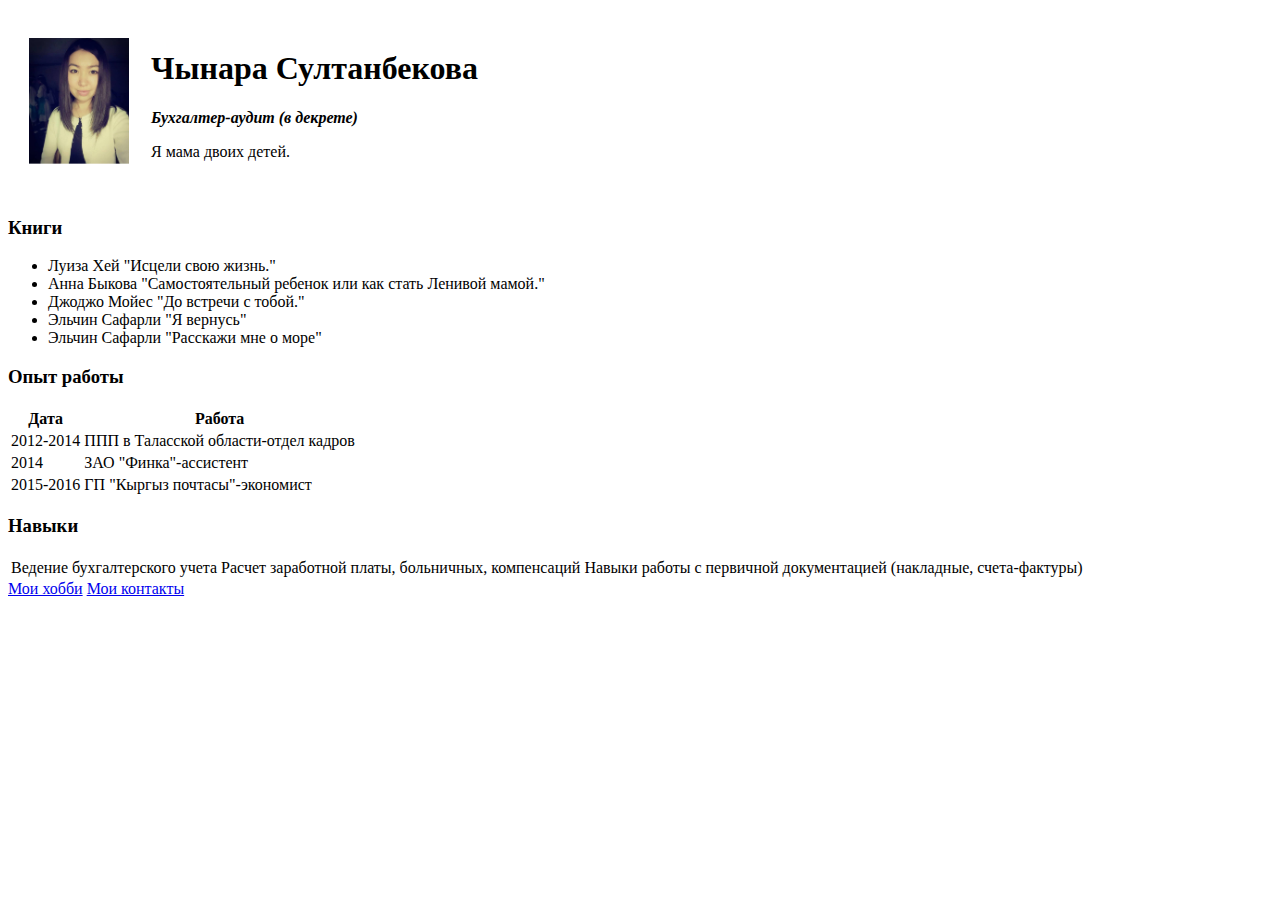
<file: Chynara/Портфолио/Personal site/index.html>
<!DOCTYPE html>
<html lang="en">
<head>
    <meta charset="UTF-8">
    <meta http-equiv="X-UA-Compatible" content="IE=edge">
    <meta name="viewport" content="width=device-width, initial-scale=1.0">
    <title>Chynara's Personal Site</title>
</head>

<body>
    <table cellspacing="20">
        <tr>
            <td><img src="images/chynara's.jpg" width="100"  alt="Chynara's Personal photo"></td>
            <td><h1>Чынара Султанбекова</h1> 
                <p><em><strong>Бухгалтер-аудит (в декрете)</strong></em></p>
                <p>Я мама двоих детей.</p></td>
        </tr>
    </table>
   
   <h3>Книги</h3>
   <ul>
       <li>Луиза Хей "Исцели свою жизнь."</li>
       <li>Анна Быкова "Самостоятельный ребенок или как стать Ленивой мамой."</li>
       <li>Джоджо Мойес "До встречи с тобой."</li>
       <li>Эльчин Сафарли "Я вернусь"</li>
       <li>Эльчин Сафарли "Расскажи мне о море"</li>
   </ul>
   <h3>Опыт работы</h3>
   <table>
    <thead>
       <tr>
            <th>Дата</th>
            <th>Работа</th>
       </tr>
    </thead>
    <tbody>
       <tr>
           <td>2012-2014</td>
           <td>ППП в Таласской области-отдел кадров</td>
       </tr>
       <tr>
           <td>2014</td>
           <td>ЗАО "Финка"-ассистент</td>
       </tr>
       <tr>
           <td>2015-2016</td>
           <td>ГП "Кыргыз почтасы"-экономист</td>
       </tr>
    </tbody>
   </table>
   <h3>Навыки</h3>
   <table>
       <tr>
           <td>Ведение бухгалтерского учета</td>
           <td>Расчет заработной платы, больничных, компенсаций</td>
           <td>Навыки работы с первичной документацией (накладные, счета-фактуры)</td>
       </tr>
   </table>


   <a href="hobbies.html">Мои хобби</a>
   <a href="contact-me.html">Мои контакты</a>
</body>
</html>
</file>
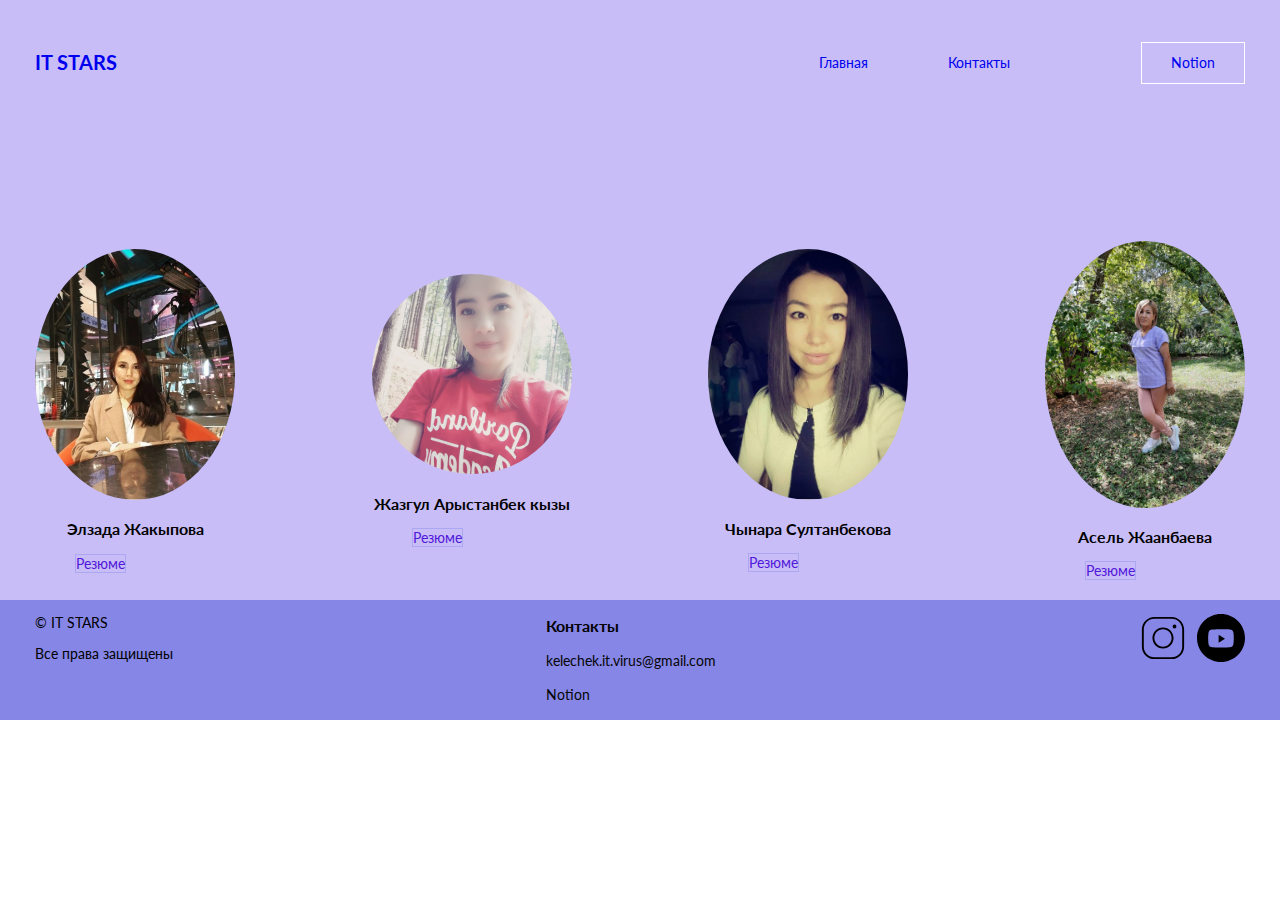
<file: about.html>
<!DOCTYPE html>
<html lang="ru">
<head>
    <meta charset="UTF-8">
    <meta http-equiv="X-UA-Compatible" content="IE=edge">
    <meta name="viewport" content="width=device-width, initial-scale=1.0">
    <link rel="preconnect" href="https://fonts.googleapis.com">
    <link rel="preconnect" href="https://fonts.gstatic.com" crossorigin>
    <link href="https://fonts.googleapis.com/css2?family=Lato:ital,wght@0,400;0,700;1,400;1,700&display=swap"
    rel="stylesheet">
    <link rel="stylesheet" href="about.css">
    <title>О нас</title>
</head>
<body>
    <div class="about-screen">
        <div class="container">
            <header class="header">
                <div class="logo">
                    <a href="#" class="logo-link">
                        IT STARS
                    </a>
                </div>
                <nav class="nav">
                    <ul class="menu">
                        <li class="menu-item"><a href="index.html" class="menu-link">Главная</a></li>
                        <li class="menu-item"><a href="contacts.html" class="menu-link">Контакты</a></li>
                    </ul>
                </nav>
                <div class="user-block">
                    <a href="https://midnight-fang-8c5.notion.site/IT-STARS-9d57e483cff646c5a8b45d1f1ea1b56d" class="btn user-block-link" target="blank">Notion</a>
                </div>
            </header>
            <div class="members">
                <div class="Elzada-info">
                    <img src="img/Элзада эже.jpg" alt="Elzadas-photo" class="members-photo">
                    <h3 class="members-title">Элзада Жакыпова</h3>
                    <a href="Elzada/index.html" class="members-cv">Резюме</a>
                </div>
                <div class="member-info">
                    <img src="img/IMG_20210212_122648_192.jpg" alt="Zhazgul-photo" class="members-photo">
                    <h3 class="members-title">Жазгул Арыстанбек кызы</h3>
                    <a href="Zhazgul/index.html" class="members-cv">Резюме</a>
                </div>
                <div class="Сhynara-info">
                    <img src="img/IMG-20210720-WA0021.jpg" alt="chynaras-photo" class="members-photo">
                    <h3 class="members-title">Чынара Султанбекова</h3>
                    <a href="Chynara/index.html" class="members-cv">Резюме</a>
                </div>
                <div class="asels-info">
                    <img src="img/Асел эже.jpg" alt="Asels-photo" class="members-photo">
                    <h3 class="members-title">Асель Жаанбаева</h3>
                    <a href="Asel/index.html" class="members-cv">Резюме</a>
                </div>
            </div>
        </div>
    </div>
    <footer style="background-color: rgb(134, 134, 231); height: 120px;">
        <div class="container">
            <div class="footer-inner">
                <div class="footer-copy">
                    <p>&copy; IT STARS</p>
                    <p>Все права защищены</p>
                </div>
                <div class="footer-contacts">
                    <h3 class="footer-contacts-title">Контакты</h3>
                        <a href="mailto:kelechek.it.virus@gmail.com" class="footer-mail">kelechek.it.virus@gmail.com</a><br><br>
                        <a href="https://midnight-fang-8c5.notion.site/IT-STARS-9d57e483cff646c5a8b45d1f1ea1b56d" class="footer-mail">Notion</a>
                </div>
                <div class="social">
                    <ul class="social-inner">
                        <li class="social-item">
                            <a href="https://instagram.com/itstars2021?utm_medium=copy_link" target="blank"><svg fill="#000000" xmlns="http://www.w3.org/2000/svg"  viewBox="0 0 50 50" width="48px" height="48px"><path d="M 16 3 C 8.8324839 3 3 8.8324839 3 16 L 3 34 C 3 41.167516 8.8324839 47 16 47 L 34 47 C 41.167516 47 47 41.167516 47 34 L 47 16 C 47 8.8324839 41.167516 3 34 3 L 16 3 z M 16 5 L 34 5 C 40.086484 5 45 9.9135161 45 16 L 45 34 C 45 40.086484 40.086484 45 34 45 L 16 45 C 9.9135161 45 5 40.086484 5 34 L 5 16 C 5 9.9135161 9.9135161 5 16 5 z M 37 11 A 2 2 0 0 0 35 13 A 2 2 0 0 0 37 15 A 2 2 0 0 0 39 13 A 2 2 0 0 0 37 11 z M 25 14 C 18.936712 14 14 18.936712 14 25 C 14 31.063288 18.936712 36 25 36 C 31.063288 36 36 31.063288 36 25 C 36 18.936712 31.063288 14 25 14 z M 25 16 C 29.982407 16 34 20.017593 34 25 C 34 29.982407 29.982407 34 25 34 C 20.017593 34 16 29.982407 16 25 C 16 20.017593 20.017593 16 25 16 z"/></svg></a>
                          </li>
                          <li class="social-item">
                              <a href="https://youtu.be/IS9N4-lWBEM" target="blank"><svg width="48" height="48" viewBox="0 0 48 48" fill="none" xmlns="http://www.w3.org/2000/svg">
                                <path fill-rule="evenodd" clip-rule="evenodd" d="M0 24C0 10.7452 10.7452 0 24 0C37.2548 0 48 10.7452 48 24C48 37.2548 37.2548 48 24 48C10.7452 48 0 37.2548 0 24ZM36.265 18.0732C35.9706 16.9422 35.1031 16.0516 34.0016 15.7493C32.0054 15.2 24 15.2 24 15.2C24 15.2 15.9946 15.2 13.9983 15.7493C12.8967 16.0516 12.0292 16.9422 11.7348 18.0732C11.2 20.123 11.2 24.4 11.2 24.4C11.2 24.4 11.2 28.6768 11.7348 30.7268C12.0292 31.8578 12.8967 32.7484 13.9983 33.0508C15.9946 33.6 24 33.6 24 33.6C24 33.6 32.0054 33.6 34.0016 33.0508C35.1031 32.7484 35.9706 31.8578 36.265 30.7268C36.8 28.6768 36.8 24.4 36.8 24.4C36.8 24.4 36.8 20.123 36.265 18.0732Z" fill="black"/>
                                <path fill-rule="evenodd" clip-rule="evenodd" d="M21.6 28.8V20.8L28 24.8001L21.6 28.8Z" fill="black"/>
                                </svg></a>
                          </li>
                    </ul>
                </div>
            </div>
        </div>
    </footer>
</body>
</html>
</file>
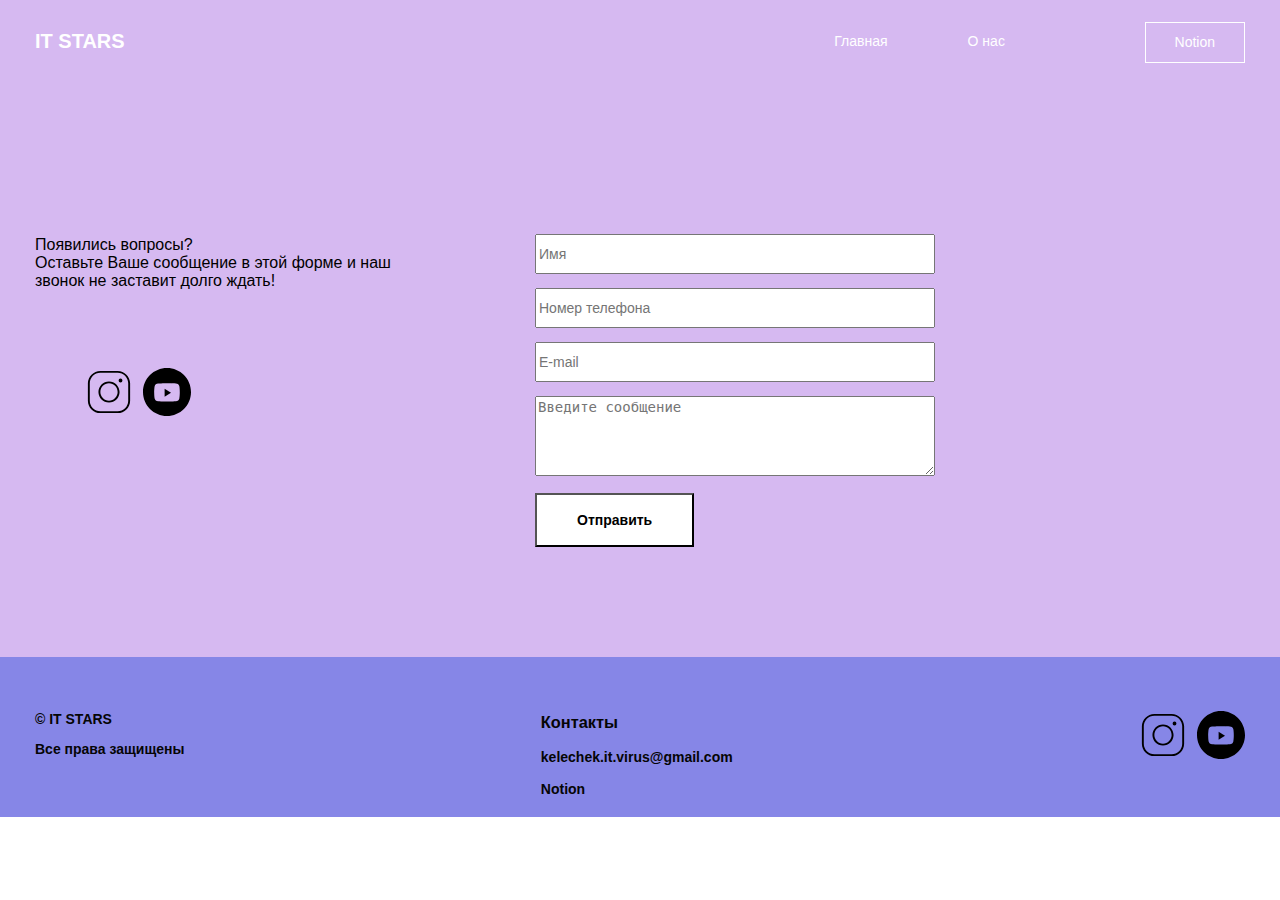
<file: contacts.html>
<!DOCTYPE html>
<html lang="ru">
<head>
    <meta charset="UTF-8">
    <meta http-equiv="X-UA-Compatible" content="IE=edge">
    <meta name="viewport" content="width=device-width, initial-scale=1.0">
    <title>Контакты IT STARS</title>
    <link rel="stylesheet" href="style.css">
</head>
<body>
    <div class="contact-screen">
        <div class="container">
            <header class="header">
                <div class="logo">
                    <a href="#" class="logo-link">
                        IT STARS
                    </a>
                </div>
                <nav class="nav">
                    <ul class="menu">
                        <li class="menu-item"><a href="index.html" class="menu-link">Главная</a></li>
                        <li class="menu-item"><a href="about.html" class="menu-link">О нас</a></li>
                    </ul>
                </nav>
                <div class="user-block">
                    <a href="https://midnight-fang-8c5.notion.site/IT-STARS-9d57e483cff646c5a8b45d1f1ea1b56d" class="btn user-block-link" target="blank">Notion</a>
                </div>
            </header>
            <div class="contact-block">
                <div class="about-contact">
                    <p class="contact-text">
                        Появились вопросы?<br>
                        Оставьте Ваше сообщение в этой форме и наш звонок не заставит долго ждать!
                    </p>
                    <br><br><br>
                    <div class="social">
                        <ul class="social-inner">
                            <li class="social-item">
                                <a href="https://instagram.com/itstars2021?utm_medium=copy_link" target="blank"><svg fill="#000000" xmlns="http://www.w3.org/2000/svg"  viewBox="0 0 50 50" width="48px" height="48px"><path d="M 16 3 C 8.8324839 3 3 8.8324839 3 16 L 3 34 C 3 41.167516 8.8324839 47 16 47 L 34 47 C 41.167516 47 47 41.167516 47 34 L 47 16 C 47 8.8324839 41.167516 3 34 3 L 16 3 z M 16 5 L 34 5 C 40.086484 5 45 9.9135161 45 16 L 45 34 C 45 40.086484 40.086484 45 34 45 L 16 45 C 9.9135161 45 5 40.086484 5 34 L 5 16 C 5 9.9135161 9.9135161 5 16 5 z M 37 11 A 2 2 0 0 0 35 13 A 2 2 0 0 0 37 15 A 2 2 0 0 0 39 13 A 2 2 0 0 0 37 11 z M 25 14 C 18.936712 14 14 18.936712 14 25 C 14 31.063288 18.936712 36 25 36 C 31.063288 36 36 31.063288 36 25 C 36 18.936712 31.063288 14 25 14 z M 25 16 C 29.982407 16 34 20.017593 34 25 C 34 29.982407 29.982407 34 25 34 C 20.017593 34 16 29.982407 16 25 C 16 20.017593 20.017593 16 25 16 z"/></svg></a>
                              </li>
                              <li class="social-item">
                                  <a href="https://youtu.be/IS9N4-lWBEM" target="blank"><svg width="48" height="48" viewBox="0 0 48 48" fill="none" xmlns="http://www.w3.org/2000/svg">
                                    <path fill-rule="evenodd" clip-rule="evenodd" d="M0 24C0 10.7452 10.7452 0 24 0C37.2548 0 48 10.7452 48 24C48 37.2548 37.2548 48 24 48C10.7452 48 0 37.2548 0 24ZM36.265 18.0732C35.9706 16.9422 35.1031 16.0516 34.0016 15.7493C32.0054 15.2 24 15.2 24 15.2C24 15.2 15.9946 15.2 13.9983 15.7493C12.8967 16.0516 12.0292 16.9422 11.7348 18.0732C11.2 20.123 11.2 24.4 11.2 24.4C11.2 24.4 11.2 28.6768 11.7348 30.7268C12.0292 31.8578 12.8967 32.7484 13.9983 33.0508C15.9946 33.6 24 33.6 24 33.6C24 33.6 32.0054 33.6 34.0016 33.0508C35.1031 32.7484 35.9706 31.8578 36.265 30.7268C36.8 28.6768 36.8 24.4 36.8 24.4C36.8 24.4 36.8 20.123 36.265 18.0732Z" fill="black"/>
                                    <path fill-rule="evenodd" clip-rule="evenodd" d="M21.6 28.8V20.8L28 24.8001L21.6 28.8Z" fill="black"/>
                                    </svg></a>
                              </li>
                        </ul>
                    </div>
                </div>
                <div class="contact-form">
                    <form action="mailto:kelechek.it.virus@gmail.com">
                        <p class="name-width">
                            <input type="text" name="first-name" placeholder="Имя" class="width">
                        </p>
                        <p>
                            <input type="tel" name="phone"  placeholder="Номер телефона" class="width">
                        </p>
                        <p>
                            <input type="email" name="useremail" id="useremail" placeholder="E-mail" class="width">
                        </p>
                        <p>
                            <textarea name="message" id="question" placeholder="Введите сообщение" class="width"></textarea>
                        </p>
                        <button type="submit" class="btn-contact">Отправить</button>
                    </form>
                </div>
            </div>
        </div>
    </div>
    <footer>
        <div class="container">
            <div class="footer-inner">
                <div class="footer-copy">
                    <p>&copy; IT STARS</p>
                    <p>Все права защищены</p>
                </div>
                <div class="footer-contacts">
                    <h3 class="footer-contacts-title">Контакты</h3>
                        <a href="mailto:kelechek.it.virus@gmail.com" class="footer-mail">kelechek.it.virus@gmail.com</a><br><br>
                        <a href="https://midnight-fang-8c5.notion.site/IT-STARS-9d57e483cff646c5a8b45d1f1ea1b56d" class="footer-mail">Notion</a>
                </div>
                <div class="social">
                    <ul class="social-inner">
                        <li class="social-item">
                            <a href="https://instagram.com/itstars2021?utm_medium=copy_link" target="blank"><svg fill="#000000" xmlns="http://www.w3.org/2000/svg"  viewBox="0 0 50 50" width="48px" height="48px"><path d="M 16 3 C 8.8324839 3 3 8.8324839 3 16 L 3 34 C 3 41.167516 8.8324839 47 16 47 L 34 47 C 41.167516 47 47 41.167516 47 34 L 47 16 C 47 8.8324839 41.167516 3 34 3 L 16 3 z M 16 5 L 34 5 C 40.086484 5 45 9.9135161 45 16 L 45 34 C 45 40.086484 40.086484 45 34 45 L 16 45 C 9.9135161 45 5 40.086484 5 34 L 5 16 C 5 9.9135161 9.9135161 5 16 5 z M 37 11 A 2 2 0 0 0 35 13 A 2 2 0 0 0 37 15 A 2 2 0 0 0 39 13 A 2 2 0 0 0 37 11 z M 25 14 C 18.936712 14 14 18.936712 14 25 C 14 31.063288 18.936712 36 25 36 C 31.063288 36 36 31.063288 36 25 C 36 18.936712 31.063288 14 25 14 z M 25 16 C 29.982407 16 34 20.017593 34 25 C 34 29.982407 29.982407 34 25 34 C 20.017593 34 16 29.982407 16 25 C 16 20.017593 20.017593 16 25 16 z"/></svg></a>
                          </li>
                          <li class="social-item">
                              <a href="https://youtu.be/IS9N4-lWBEM" target="blank"><svg width="48" height="48" viewBox="0 0 48 48" fill="none" xmlns="http://www.w3.org/2000/svg">
                                <path fill-rule="evenodd" clip-rule="evenodd" d="M0 24C0 10.7452 10.7452 0 24 0C37.2548 0 48 10.7452 48 24C48 37.2548 37.2548 48 24 48C10.7452 48 0 37.2548 0 24ZM36.265 18.0732C35.9706 16.9422 35.1031 16.0516 34.0016 15.7493C32.0054 15.2 24 15.2 24 15.2C24 15.2 15.9946 15.2 13.9983 15.7493C12.8967 16.0516 12.0292 16.9422 11.7348 18.0732C11.2 20.123 11.2 24.4 11.2 24.4C11.2 24.4 11.2 28.6768 11.7348 30.7268C12.0292 31.8578 12.8967 32.7484 13.9983 33.0508C15.9946 33.6 24 33.6 24 33.6C24 33.6 32.0054 33.6 34.0016 33.0508C35.1031 32.7484 35.9706 31.8578 36.265 30.7268C36.8 28.6768 36.8 24.4 36.8 24.4C36.8 24.4 36.8 20.123 36.265 18.0732Z" fill="black"/>
                                <path fill-rule="evenodd" clip-rule="evenodd" d="M21.6 28.8V20.8L28 24.8001L21.6 28.8Z" fill="black"/>
                                </svg></a>
                          </li>
                    </ul>
                </div>
            </div>
        </div>
    </footer>
</body>
</html>
</file>
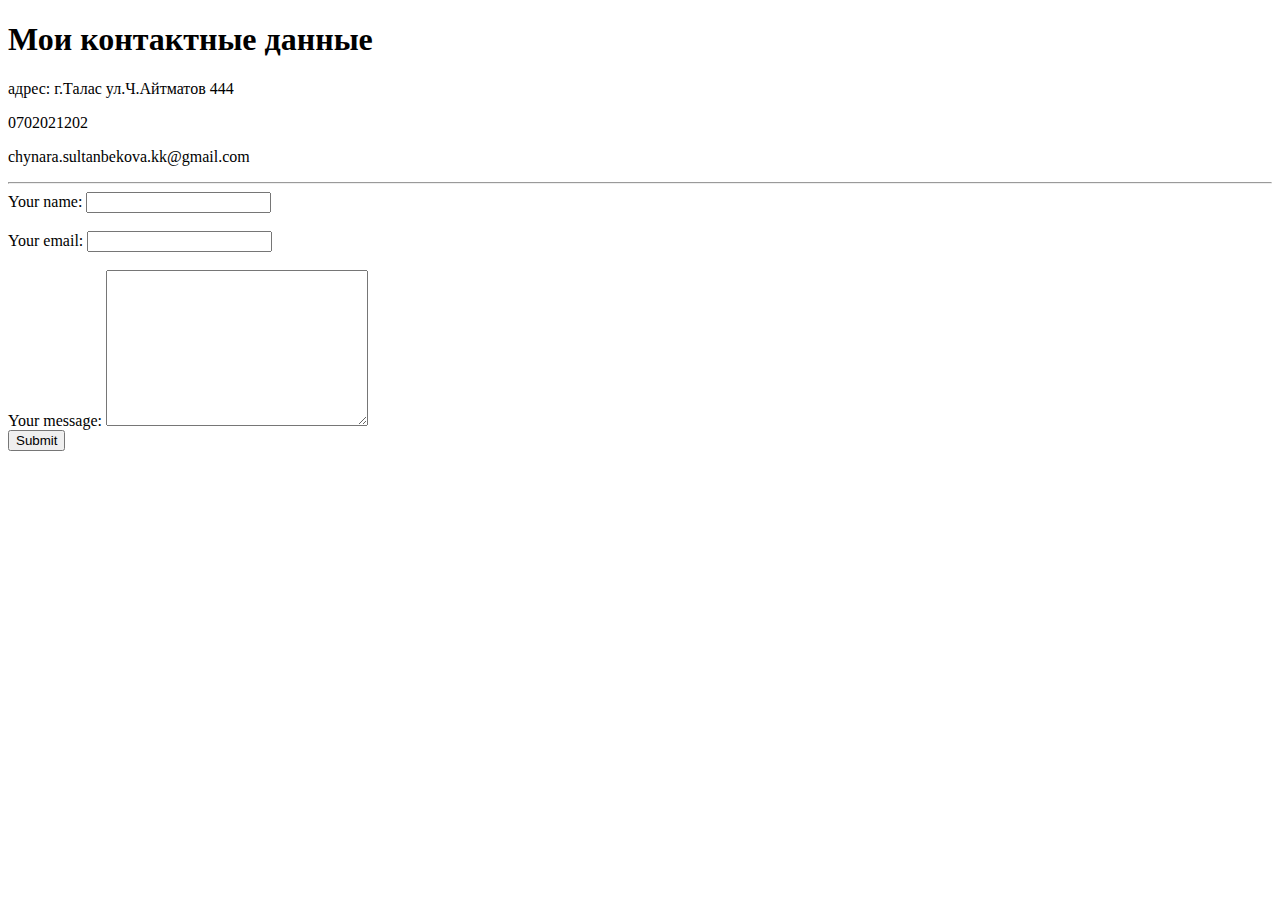
<file: Chynara/Портфолио/Personal site/contact-me.html>
<!DOCTYPE html>
<html lang="en">
<head>
    <meta charset="UTF-8">
   
    <title>Мои контакты</title>
</head>
<body>
    <h1>Мои контактные данные</h1>
    <p>адрес: г.Талас ул.Ч.Айтматов 444</p>
    <p>0702021202</p>
    <p>chynara.sultanbekova.kk@gmail.com</p>
    <hr>
    <form action="mailto:info@londonappbrewery.com" method="post" enctype="text/plain">
        <label>Your name:</label>
        <input type="text" name="yourname" value="">
        <br>
        <br>
        <label>Your email:</label>
        <input type="email" name="youremail" value="">
        <br>
        <br>
        <label>Your message:</label>
        <textarea name="yourmessage" rows="10" cols="30"></textarea><br>
        <input type="submit" name="">
    </form>
</body>
</html>
</file>
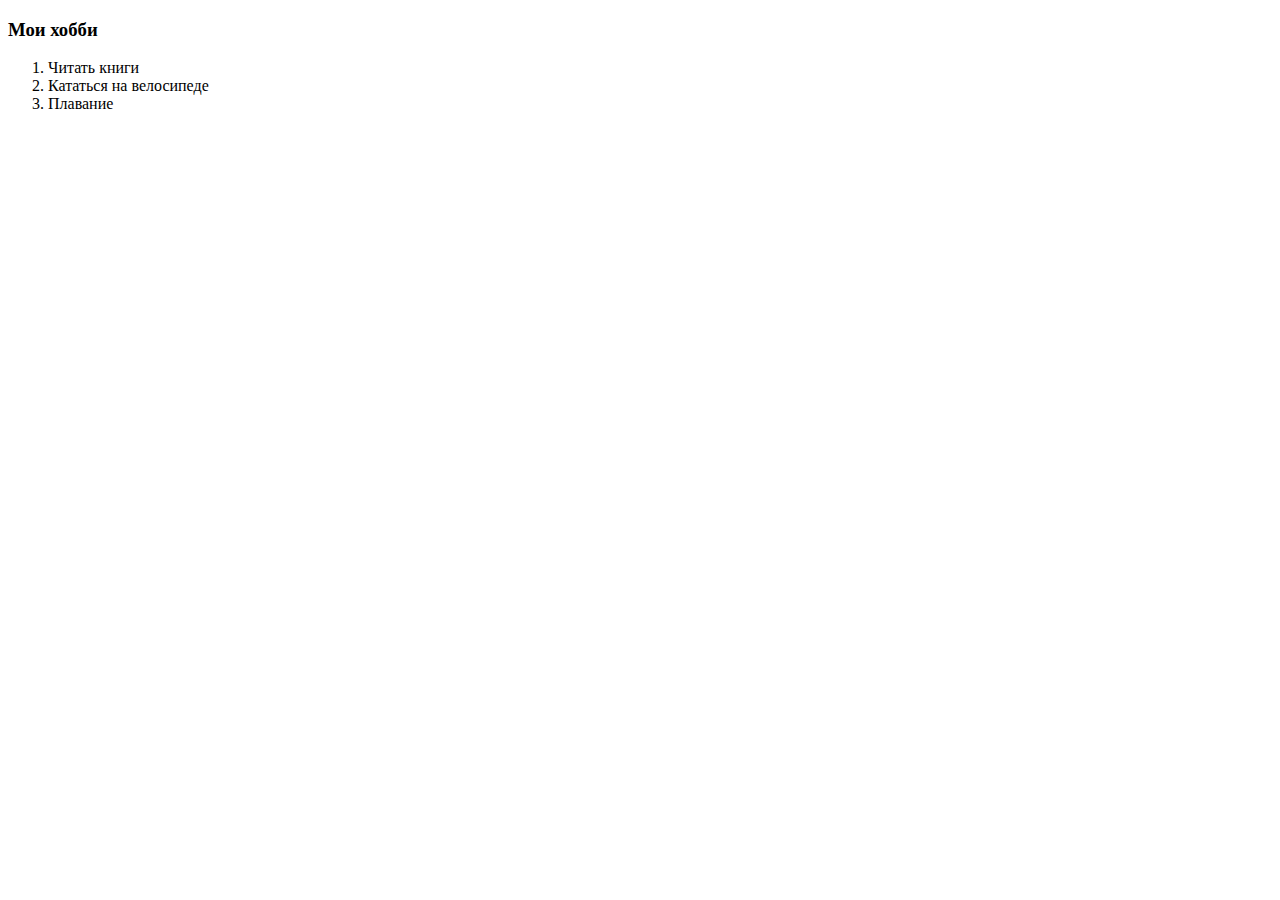
<file: Chynara/Портфолио/Personal site/hobbies.html>
<!DOCTYPE html>
<html lang="en">
<head>
    <meta charset="UTF-8">
    <meta http-equiv="X-UA-Compatible" content="IE=edge">
    <meta name="viewport" content="width=device-width, initial-scale=1.0">
    <title>Мои хобби</title>
</head>
<body>
   <h3>Мои хобби</h3>
   <ol>
       <li>Читать книги</li>
       <li>Кататься на велосипеде</li>
       <li>Плавание</li>
   </ol>
</body>
</html>
</file>
<file: style.css>
*,
*::before,
*::after {
  box-sizing: border-box;
}

body {
    margin: 0;
    padding: 0;
    font-family: "Lato", sans-serif;
    font-size: 14px;
  }

  .container {
    width: 1240px;
    margin: 0 auto;
    padding: 0 15px;
  }
.top-screen {
    min-height: 700px;
    padding-top: 50px;
    background: url(img/screen.jpg);
    background-repeat: no-repeat;
    background-position: center;
    background-size: cover;
    color: #fff;
  }
  .header {
    display: flex;
    justify-content: space-between;
    align-items: center;
    margin-bottom: 167px;
  }
  .logo-link {
      text-decoration: none;
      font-size: 20px;
      font-weight: 700;
      color: #fff;
  }
  .menu {
    display: flex;
    justify-content: flex-end;
    margin: 0 30px 0 600px;
    padding: 0;
    list-style: none;
  }
  
  .menu-item + .menu-item {
    margin-left: 80px;
  }
  
  .menu-link {
    line-height: 17px;
    color: #ffffff;
    text-decoration: none;
  }
  
  .menu-link.active {
    font-weight: 700;
  }
  
  .user-block {
    max-width: 255px;
  }
  
  .user-block-link {
    padding: 11px 29px 12px;
    color: #fff;
    border: 1px solid #fff;
    transition: 0.3s ease;
    text-decoration: none;
  }
  
  .user-block-link:hover {
    color: rgb(32, 18, 233);
    background-color: rgb(172, 167, 241);
    };
  
    .screen {
        width: 730px;
        margin: 0 auto;
        text-align: center;
      }
      
      .screen-title {
        padding-left: 470px;
        font-weight: 700;
        font-size: 72px;
        line-height: 86px;
        letter-spacing: 0.05em;
        text-transform: uppercase;
      }
      
      .screen-descr {
        text-align: center;
        max-width: 500px;
        margin: 0 auto 39px;
        font-weight: 700;
        font-size: 24px;
        line-height: 150%;
      }
      .menu-link:hover{
        background-color: rgb(172, 167, 241);
      }
      .screen-btn {
        margin-left: 520px;
        padding: 17px 53px 16px 52px;
        font-weight: 700;
        color: #8e93df;
        font-size: 14px;
        line-height: 17px;
        background-color: #fff;
        text-decoration: none;
      }
      
      .screen-btn:hover {
        background-color: rgb(172, 167, 241);
      }
      .about {
          margin-top: 50px;
      }
      .about-screen{
        display: flex;
        justify-content: space-between;
        align-items: center;
      }
      .about-text {
          min-width: 500px;
      }
      .img-team{
          width: 500px;
          border-radius: 8px;
      }
      .about-title{
        padding-top: 20px;
        padding-bottom: 20px;
        font-size: 36px;
        text-align: center;
        color: black;
      }
      .unsere-photos{
        margin-top: 50px;
        margin-bottom: 20px;
        text-align: justify;
        font-size: 16px;
      }
      .about-us{
          color: brown;
      }
    .members {
      display: flex;
      justify-content: space-between;
      align-items: center;
    }
    .members-photo {
      width: 170px;
      height: 160px;
      border-radius: 50%;
    }
    .members-title{
      text-align: center;
    }
    .members-cv{
      text-align: center;
      margin-left: 40px;
      margin-top: 10px;
      text-decoration: none;
      color: rgb(81, 23, 218);
      border: 1px solid rgb(172, 167, 241);
    }
    .members-cv:hover{
      background-color: rgb(182, 182, 238);
    }
    .contact-block{
      margin-bottom: 100px;
      width: 445px;
      display: grid;
      grid-template-columns: repeat(2, 1fr);
      column-gap: 100px;
  }
  .contact{
    padding-top: 10px;
    background-color: rgb(228, 216, 216);
    padding-bottom: 20px;
  }
  .about-contact{
    width: 400px;
  }
  .contact-text{
    font-size: 16px;
  }
  .width{
    width: 400px;
    height: 40px;
  }

  ::placeholder{
    font-size: 14px;
  }
  textarea.width{
    height: 80px;
  }
  .btn-contact {
    padding: 17px 40px 17px 40px;
    font-size: 14px;
    font-weight: 700;
    background-color: #fff;
  }
  .btn-contact:hover {
    background-color: rgb(207, 207, 245);
  }
  footer{
    background-color: rgb(134, 134, 231);
    color: rgb(5, 5, 5);
    font-size: 14px;
    padding-top: 40px;
    font-weight: 700;
    padding-bottom: 20px;
  }
  .footer-inner{
    display: flex;
    justify-content: space-between;
  }
  .social-inner {
    list-style: none;
  }
  a.footer-mail{
    text-decoration: none;
    color: rgb(5, 5, 5);
    font-size: 14px;
  }
  .social-inner{
    display: flex;
  }
  .social-item{
    padding-left: 10px;
  }
  .contact-screen {
    background-color: rgb(214, 185, 241);
    padding-top: 30px;
    padding-bottom: 10px;
  }
</file>
<file: Asel/zhazstyle.css>
*,
*::before,
*::after {
  box-sizing: border-box;
}

body {
    margin: 0;
    padding: 0;
    font-family: "Lato", sans-serif;
    font-size: 14px;
  }

  .container {
    width: 1240px;
    margin: 0 auto;
    padding: 0 15px;
  }
.about-screen {
    min-height: 500px;
    padding-top: 50px;
    background-color: rgb(200, 189, 247);
    color: black;
  }
  .header {
    display: flex;
    justify-content: space-between;
    align-items: center;
    padding-bottom: 30px;
  }
  .logo-link {
      text-decoration: none;
      font-size: 25px;
      font-weight: 700;
  }

  .menu {
    display: flex;
    justify-content: flex-end;
    margin: 0 30px 0 600px;
    padding: 0;
    list-style: none;
  }
  
  .menu-item + .menu-item {
    margin-left: 80px;
  }
  
  .menu-link {
    line-height: 17px;
    text-decoration: none;
  }

  .menu-link:hover {
    background-color: rgb(181, 148, 214);
    opacity: 0.5;
  }
  
  .menu-link.active {
    font-weight: 700;
  }
  .user-block {
    max-width: 255px;
  }
  
  .user-block-link {
    padding: 11px 29px 12px;  
    border: 1px solid #fff;
    transition: 0.3s ease;
    text-decoration: none;
  }
  
  .user-block-link:hover {
    background-color: rgb(172, 167, 241);
    };

    footer{
      padding-top: 30px;
      background-color: rgb(134, 134, 231);
      color: rgb(5, 5, 5);
      font-size: 14px;
      padding-top: 40px;
      font-weight: 700;
      padding-bottom: 20px;
    }
    .footer-inner{
      display: flex;
      justify-content: space-between;
    }
    .social-inner {
      list-style: none;
    }
    a.footer-mail{
      text-decoration: none;
      color: rgb(5, 5, 5);
      font-size: 14px;
    }
    .social-inner{
      display: flex;
    }
    .social-item{
      padding-left: 10px;
    }
    .contact-screen {
      background-color: rgb(214, 185, 241);
      padding-top: 30px;
      padding-bottom: 10px;
    }
    
  footer {
      background-color: rgb(150, 164, 245);
      padding-bottom: 20px;
  }
  .my-screen {
      display: flex;
      justify-content: center;
      align-items: center;
      color: blueviolet;
      padding-bottom: 0;
  }
  .title {
      font-size: 30px;
    
  }
  .info {
    background-color: rgb(200, 189, 247);
    padding-top: 30px;
    padding-bottom: 30px;
    font-size: 18px;
    line-height: 2;
  }

  .photo {
    border-radius: 50%;
    
  }
  h3 {
    color: blueviolet;
  }

  .link {
    padding: 17px 45px;
    font-size: 20px;
    font-weight: 700;
    text-decoration: none;
    border: 1px solid white;
    background-color: rgb(253, 254, 255);
    color: blueviolet;
    border-radius: 15px;
    margin-left: 150px;
  }

  .text-title {
    padding-bottom: 80px;
    text-align: center;
  }
  td {
    padding: 0 50px 0 0;
  }
  .title-zhaz {
    margin-left: 40px;
  }
</file>
<file: Chynara/zhazstyle.css>
*,
*::before,
*::after {
  box-sizing: border-box;
}

body {
    margin: 0;
    padding: 0;
    font-family: "Lato", sans-serif;
    font-size: 14px;
  }

  .container {
    width: 1240px;
    margin: 0 auto;
    padding: 0 15px;
  }
.about-screen {
    min-height: 500px;
    padding-top: 50px;
    background-color: rgb(200, 189, 247);
    color: black;
  }
  .header {
    display: flex;
    justify-content: space-between;
    align-items: center;
    padding-bottom: 30px;
  }
  .logo-link {
      text-decoration: none;
      font-size: 25px;
      font-weight: 700;
  }

  .menu {
    display: flex;
    justify-content: flex-end;
    margin: 0 30px 0 600px;
    padding: 0;
    list-style: none;
  }
  
  .menu-item + .menu-item {
    margin-left: 80px;
  }
  
  .menu-link {
    line-height: 17px;
    text-decoration: none;
  }

  .menu-link:hover {
    background-color: rgb(181, 148, 214);
    opacity: 0.5;
  }
  
  .menu-link.active {
    font-weight: 700;
  }
  .user-block {
    max-width: 255px;
  }
  
  .user-block-link {
    padding: 11px 29px 12px;  
    border: 1px solid #fff;
    transition: 0.3s ease;
    text-decoration: none;
  }
  
  .user-block-link:hover {
    background-color: rgb(172, 167, 241);
    };

    footer{
      padding-top: 30px;
      background-color: rgb(134, 134, 231);
      color: rgb(5, 5, 5);
      font-size: 14px;
      padding-top: 40px;
      font-weight: 700;
      padding-bottom: 20px;
    }
    .footer-inner{
      display: flex;
      justify-content: space-between;
    }
    .social-inner {
      list-style: none;
    }
    a.footer-mail{
      text-decoration: none;
      color: rgb(5, 5, 5);
      font-size: 14px;
    }
    .social-inner{
      display: flex;
    }
    .social-item{
      padding-left: 10px;
    }
    .contact-screen {
      background-color: rgb(214, 185, 241);
      padding-top: 30px;
      padding-bottom: 10px;
    }
    
  footer {
      background-color: rgb(150, 164, 245);
      padding-bottom: 20px;
  }
  .my-screen {
      display: flex;
      justify-content: center;
      align-items: center;
      color: blueviolet;
      padding-bottom: 0;
  }
  .title {
      font-size: 30px;
  }
  .info {
    background-color: rgb(200, 189, 247);
    padding-top: 30px;
    padding-bottom: 30px;
    font-size: 18px;
    line-height: 2;
  }

  .photo {
    border-radius: 50%;
  }
  h3 {
    color: blueviolet;
  }

  .link {
    padding: 17px 45px;
    font-size: 20px;
    font-weight: 700;
    text-decoration: none;
    border: 1px solid white;
    background-color: rgb(253, 254, 255);
    color: blueviolet;
    border-radius: 15px;
    margin-left: 150px;
  }

  .text-title {
    padding-bottom: 80px;
    text-align: center;
  }
  td {
    padding: 0 50px 0 0;
  }
</file>
<file: Elzada/elstyle.css>
*,
*::before,
*::after {
  box-sizing: border-box;
}

body {
  margin: 0;
  padding: 0;
  font-family: "Lato", sans-serif;
  font-size: 14px;
}

.container {
  width: 1240px;
  margin: 0 auto;
  padding: 0 15px;
}

.about-screen {
  min-height: 500px;
  padding-top: 50px;
  background-color: rgb(200, 189, 247);
  color: black;
}

.header {
  display: flex;
  justify-content: space-between;
  align-items: center;
  padding-bottom: 30px;
}

.logo-link {
  text-decoration: none;
  font-size: 25px;
  font-weight: 700;
}

.menu {
  display: flex;
  justify-content: flex-end;
  margin: 0 30px 0 600px;
  padding: 0;
  list-style: none;
}

.menu-item+.menu-item {
  margin-left: 80px;
}

.menu-link {
  line-height: 17px;
  text-decoration: none;
}

.menu-link:hover {
  background-color: rgb(181, 148, 214);
  opacity: 0.5;
}

.menu-link.active {
  font-weight: 700;
}

.user-block {
  max-width: 255px;
}

.user-block-link {
  padding: 11px 29px 12px;
  border: 1px solid #fff;
  transition: 0.3s ease;
  text-decoration: none;
}

.user-block-link:hover {
  background-color: rgb(172, 167, 241);
}

;

footer {
  padding-top: 30px;
  background-color: rgb(134, 134, 231);
  color: rgb(5, 5, 5);
  font-size: 14px;
  padding-top: 40px;
  font-weight: 700;
  padding-bottom: 20px;
}

.footer-inner {
  display: flex;
  justify-content: space-between;
}

.social-inner {
  list-style: none;
}

a.footer-mail {
  text-decoration: none;
  color: rgb(5, 5, 5);
  font-size: 14px;
}

.social-inner {
  display: flex;
}

.social-item {
  padding-left: 10px;
}

.contact-screen {
  background-color: rgb(214, 185, 241);
  padding-top: 30px;
  padding-bottom: 10px;
}

footer {
  background-color: rgb(150, 164, 245);
  padding-bottom: 20px;
}

.my-screen {
  display: flex;
  justify-content: center;
  align-items: center;
  color: blueviolet;
  padding-bottom: 0;
}

.title {
  font-size: 30px;
}

.info {
  background-color: rgb(200, 189, 247);
  padding-top: 30px;
  padding-bottom: 30px;
  font-size: 18px;
  line-height: 2;
}

.photo {
  border-radius: 50%;
}

h3 {
  color: blueviolet;
}

.link {
  padding: 17px 45px;
  font-size: 20px;
  font-weight: 700;
  text-decoration: none;
  border: 1px solid white;
  background-color: rgb(253, 254, 255);
  color: blueviolet;
  border-radius: 15px;
  margin-left: 150px;



}

.text-title {
  padding-bottom: 80px;
  text-align: center;
}

td {
  padding: 0 50px 0 0;
}
</file>
<file: Zhazgul/zhazstyle.css>
*,
*::before,
*::after {
  box-sizing: border-box;
}

body {
    margin: 0;
    padding: 0;
    font-family: "Lato", sans-serif;
    font-size: 14px;
  }

  .container {
    width: 1240px;
    margin: 0 auto;
    padding: 0 15px;
  }
.about-screen {
    min-height: 500px;
    padding-top: 50px;
    background-color: rgb(200, 189, 247);
    color: black;
    padding-bottom: 20px;
  }
  .header {
    display: flex;
    justify-content: space-between;
    align-items: center;
    padding-bottom: 30px;
  }
  .logo-link {
      text-decoration: none;
      font-size: 20px;
      font-weight: 700;
  }
  .menu {
    display: flex;
    justify-content: flex-end;
    margin: 0 30px 0 600px;
    padding: 0;
    list-style: none;
  }
  
  .menu-item + .menu-item {
    margin-left: 80px;
  }
  
  .menu-link {
    line-height: 17px;
    text-decoration: none;
  }
  .menu-link:hover {
      background-color: rgb(181, 148, 214);
      opacity: 0.5;
  }
  
  .menu-link.active {
    font-weight: 700;
  }
  .user-block {
    max-width: 255px;
  }
  
  .user-block-link {
    padding: 11px 29px 12px;  
    border: 1px solid #fff;
    transition: 0.3s ease;
    text-decoration: none;
  }
  
  .user-block-link:hover {
    background-color: rgb(172, 167, 241);
    };

    footer{
      padding-top: 30px;
      background-color: rgb(134, 134, 231);
      color: rgb(5, 5, 5);
      font-size: 14px;
      padding-top: 40px;
      font-weight: 700;
      padding-bottom: 20px;
    }
    .footer-inner{
      display: flex;
      justify-content: space-between;
    }
    .social-inner {
      list-style: none;
    }
    a.footer-mail{
      text-decoration: none;
      color: rgb(5, 5, 5);
      font-size: 14px;
    }
    .social-inner{
      display: flex;
    }
    .social-item{
      padding-left: 10px;
    }
    .contact-screen {
      background-color: rgb(214, 185, 241);
      padding-top: 30px;
      padding-bottom: 10px;
    }
    
  footer {
      background-color: rgb(150, 164, 245);
      padding-bottom: 20px;
  }
  .my-screen {
      display: flex;
      justify-content: center;
      align-items: center;
      color: blueviolet;
      padding-bottom: 0;
  }
  .title-zhaz {
      width: 400px;
      font-size: 36px;
  }
  .text-title {
    width: 400px;
    font-size: 18px;
  }
  .link {
    padding: 17px 45px 17px 45px;
    border: 1px solid white;
    border-radius: 12px;
    text-decoration: none;
    color: blueviolet;
  }
  .link:hover {
    background-color: rgb(175, 158, 238);
  }
  h3 {
    color: blueviolet;
  }

  .link {
    padding: 17px 45px;
    font-size: 20px;
    font-weight: 700;
    text-decoration: none;
    border: 1px solid white;
    background-color: rgb(253, 254, 255);
    color: blueviolet;
    border-radius: 15px;
    margin-left: 100px;
  }

  .text-title {
    padding-bottom: 80px;
    text-align: center;
  }
  td {
    padding: 0 50px 0 0;
  }
  .info {
    background-color: rgb(200, 189, 247);
    padding-top: 30px;
    padding-bottom: 30px;
    font-size: 18px;
    line-height: 2;
  }

  .photo {
    border-radius: 50%;
  }
  .title-zhaz {
    text-align: center;
  }
</file>
<file: about.css>
*,
*::before,
*::after {
  box-sizing: border-box;
}

body {
    margin: 0;
    padding: 0;
    font-family: "Lato", sans-serif;
    font-size: 14px;
  }

  .container {
    width: 1240px;
    margin: 0 auto;
    padding: 0 15px;
  }
.about-screen {
    min-height: 600px;
    padding-top: 50px;
    background-color: rgb(200, 189, 247);
    color: black;
    padding-bottom: 20px;
  }
  .header {
    display: flex;
    justify-content: space-between;
    align-items: center;
    margin-bottom: 167px;
  }
  .logo-link {
      text-decoration: none;
      font-size: 20px;
      font-weight: 700;
  }
  .menu {
    display: flex;
    justify-content: flex-end;
    margin: 0 30px 0 600px;
    padding: 0;
    list-style: none;
  }
  
  .menu-item + .menu-item {
    margin-left: 80px;
  }
  
  .menu-link {
    line-height: 17px;
    text-decoration: none;
  }
  
  .menu-link.active {
    font-weight: 700;
  }
  .user-block {
    max-width: 255px;
  }
  
  .user-block-link {
    padding: 11px 29px 12px;  
    border: 1px solid #fff;
    transition: 0.3s ease;
    text-decoration: none;
  }
  
  .user-block-link:hover {
    background-color: rgb(172, 167, 241);
    };

    footer{
      padding-top: 30px;
      background-color: rgb(134, 134, 231);
      color: rgb(5, 5, 5);
      font-size: 14px;
      padding-top: 40px;
      font-weight: 700;
      padding-bottom: 20px;
    }
    .footer-inner{
      display: flex;
      justify-content: space-between;
    }
    .social-inner {
      list-style: none;
    }
    a.footer-mail{
      text-decoration: none;
      color: rgb(5, 5, 5);
      font-size: 14px;
    }
    .social-inner{
      display: flex;
    }
    .social-item{
      padding-left: 10px;
    }
    .contact-screen {
      background-color: rgb(214, 185, 241);
      padding-top: 30px;
      padding-bottom: 10px;
    }
    .members {
      display: flex;
      justify-content: space-between;
      align-items: center;
    }
    .members-photo {
      width: 200px;
      border-radius: 50%;
    }
    .members-title{
      text-align: center;
    }
    .members-cv{
      text-align: center;
      margin-left: 40px;
      margin-top: 10px;
      text-decoration: none;
      color: rgb(81, 23, 218);
      border: 1px solid rgb(172, 167, 241);
    }
    .members-cv:hover{
      background-color: rgb(182, 182, 238);
    }
    .contact-block{
      margin-bottom: 100px;
      width: 445px;
      display: grid;
      grid-template-columns: repeat(2, 1fr);
      column-gap: 100px;
  }
  .contact{
    padding-top: 10px;
    background-color: rgb(228, 216, 216);
    padding-bottom: 20px;
  }
  .about-contact{
    width: 400px;
  }
  .contact-text{
    font-size: 16px;
  }
  .width{
    width: 400px;
    height: 40px;
  }
</file>
